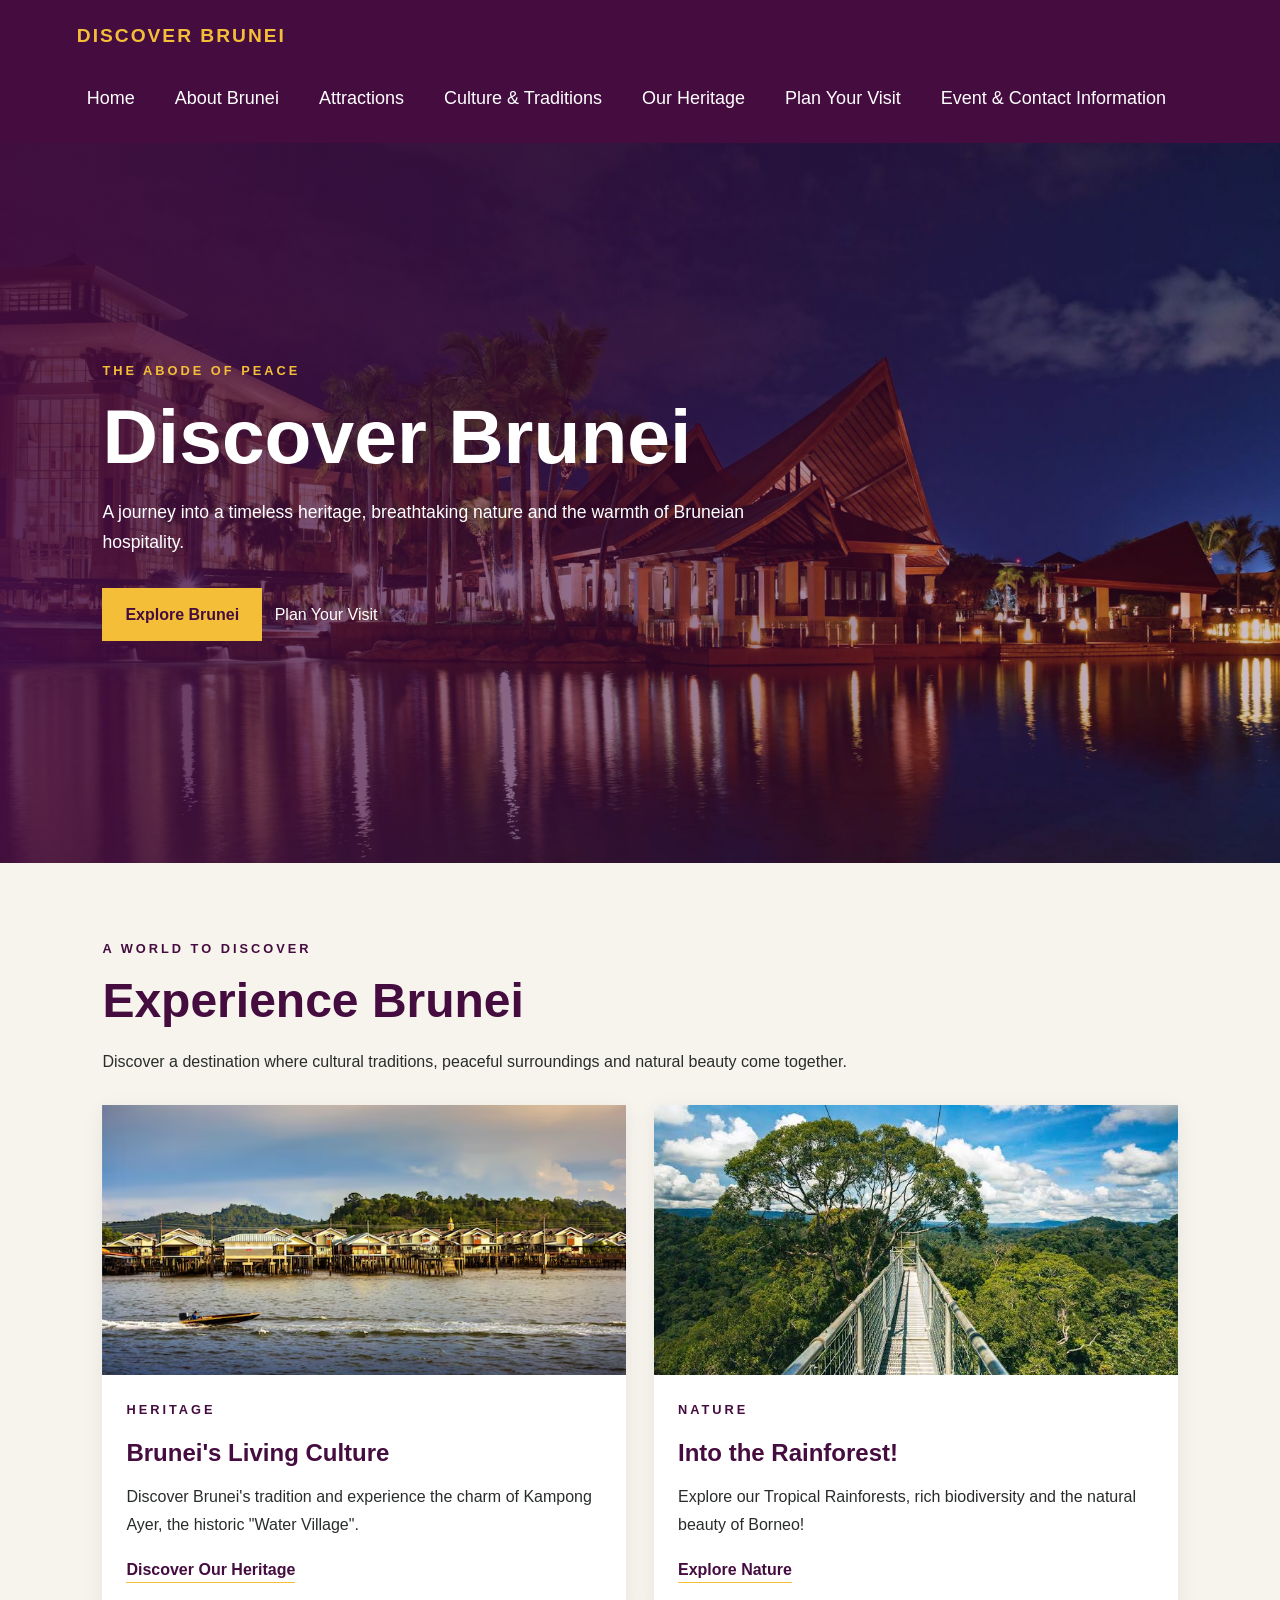
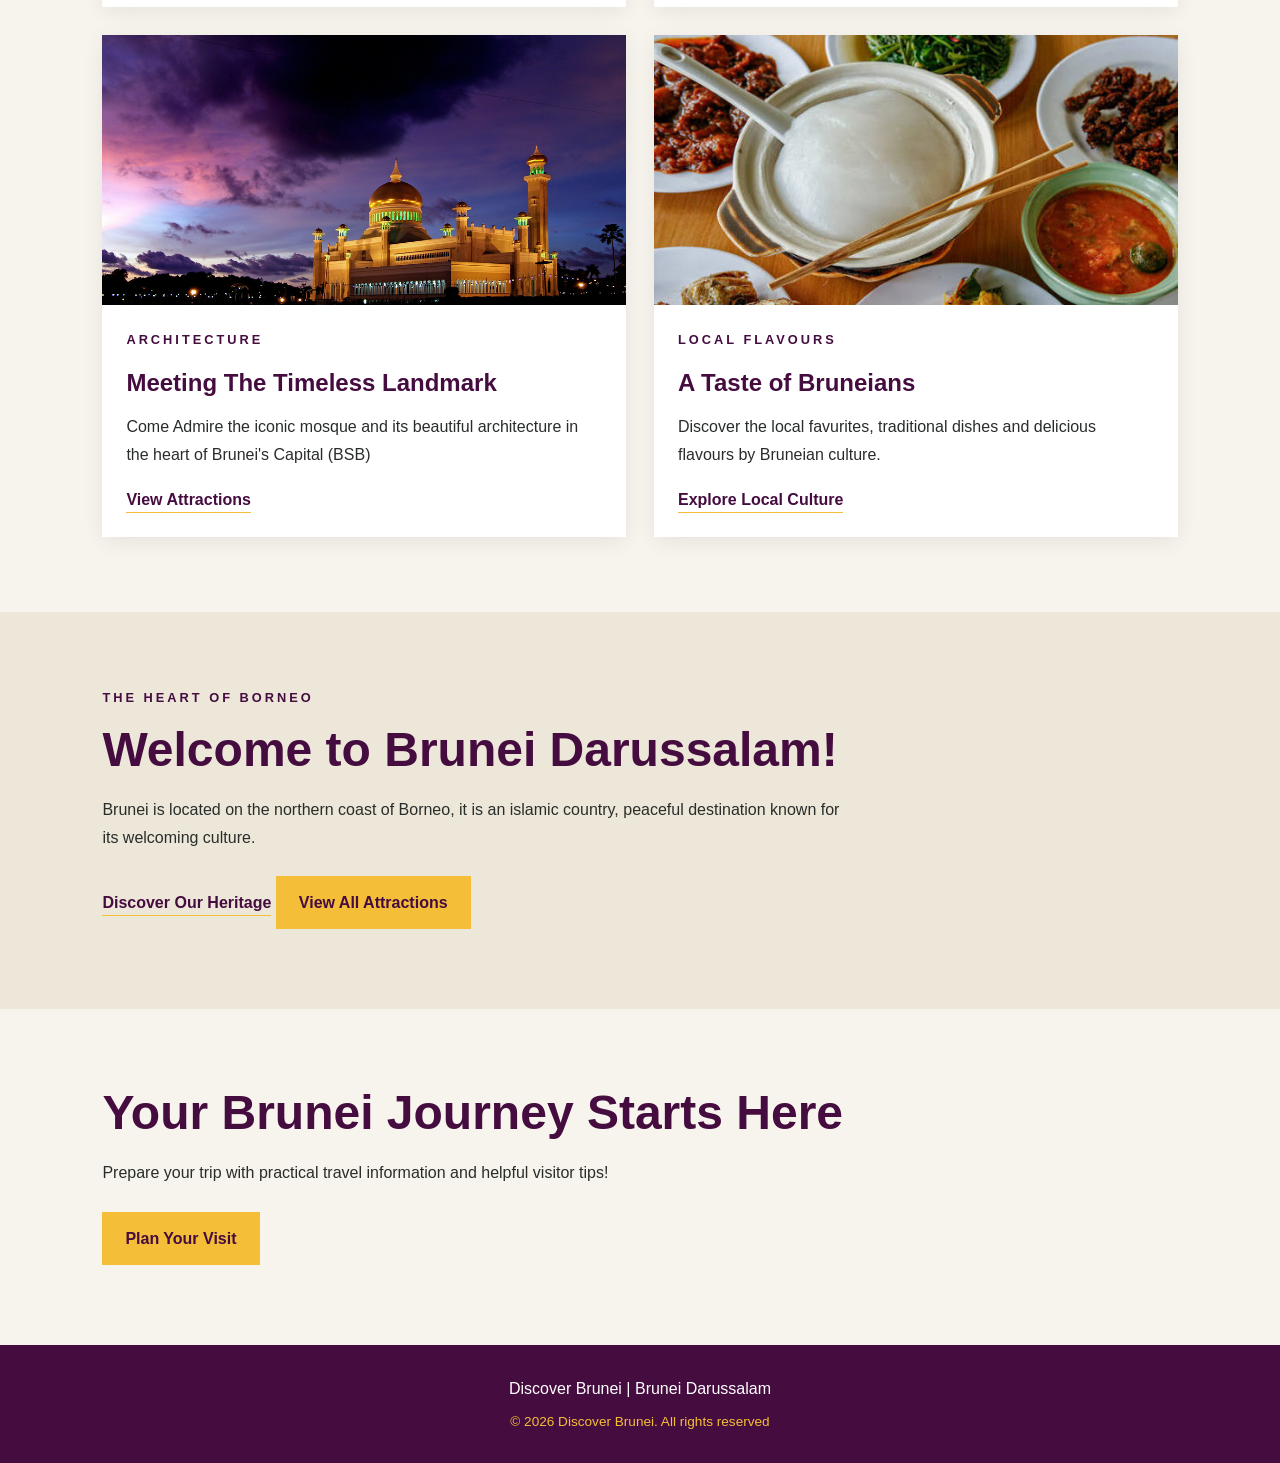
<file: index.html>
<!DOCTYPE html>
<html lang="en">
<head>
  <meta charset="UTF-8">
  <!--Makes the website responsive on phones, laptops and tablets-->
  <meta name="viewport" content="width=device-width, initial-scale=1.0">
  <!--This sets the title displayed on the web browser-->
  <title>Discover Brunei | Home </title>
  <!--An external link that Links to style.css-->
  <link rel="stylesheet" href="style.css">
</head>
<body>
<a href="#main-content" class="skip-link">Skip to main content</a>
<!--Website header and Navigation Bar-->
  <header>
    <a href="index.html" class="logo">DISCOVER BRUNEI</a>
    <!--Hamburger menu wrapbox-->
      <input type="checkbox" id="menu-checkbox">
      <label for="menu-checkbox" class="menu-toggle">≣</label>
    
    <!--Navigation links to other website pages-->
    <!--source: W3Schools - Html Navigation-->
  <nav>
    <a href="index.html">Home</a>
    <a href="discover.html">About Brunei</a>
    <a href="attractions.html">Attractions</a>
    <a href="culture.html">Culture & Traditions</a>
    <a href="heritage.html">Our Heritage</a>
    <a href="visit.html">Plan Your Visit</a>
    <a href="contact.html">Event & Contact Information</a>
  </nav>
  </header>
<!--The main website content-->
 <!--The main element contains the primary content of the homepage-->
  <main id="main-content"> 
<!-- 1.Hero banner-->
<section id="home" class="hero">
  <!--Contains the main heading, description and nav buttons-->
  <div class="hero-content">
    <!--Small introductory text above the main heading-->
    <p class="eyebrow">THE ABODE OF PEACE</p>
    <!--Main heading-->
    <h1>Discover Brunei</h1>
    <!--Short description-->
    <p> A journey into a timeless heritage, breathtaking nature and the warmth of Bruneian hospitality.</p>
    <!--Button that redirect visitors to the attraction and visit page-->
    <!--Source: W3Schools Html Links-->
    <a href="attractions.html" class="btn">Explore Brunei</a>
    <a href="visit.html" class="btn-outline">Plan Your Visit</a>
  </div>
</section>
<!--2. Why Visit Brunei-->
<!--Displays the main experiences and attractions-->
<section id="highlights" class="section">
  <!--Introductory label for the featured highlights-->
  <p class="eyebrow">A WORLD TO DISCOVER</p>
  <h2>Experience Brunei</h2>
  <p>Discover a destination where cultural traditions, peaceful surroundings and natural beauty come together.</p>
  <!--Building for editorial cards to be displayed under here-->
  <!--Source: W3Schools Css Grid layout-->
<div class="card-grid">
  <!--Card 1: Culture-->
  <!--Source: MDN Web Docs Html Article element-->
  <article class="card">
    <img src="images/kampong-ayer.jpg" alt="Traditional Water Village (Kampong Ayer)">
    <div class="card-content">
      <p class="eyebrow">HERITAGE</p>
      <h3> Brunei's Living Culture</h3>
      <p>Discover Brunei's tradition and experience the charm of Kampong Ayer, the historic "Water Village".</p>
      <a href="discover.html" class="text-link">Discover Our Heritage </a>
    </div>
  </article>
<!--Card 2: Nature -->
<article class="card">
  <img src="images/ulu-temburong.jpg" alt="Lush Tropical rainforest in Ulu Temburong">
  <div class="card-content">
    <p class="eyebrow">NATURE</p>
    <h3>Into the Rainforest!</h3>
    <p>Explore our Tropical Rainforests, rich biodiversity and the natural beauty of Borneo!</p>
    <a href="attractions.html" class="text-link">Explore Nature</a>
  </div>
</article>

<!--Card 3: Architecture-->
<article class="card">
  <img src="images/mosque.jpg" alt="Omar Ali Saifuddien Mosque in Bandar Seri Begawan">
  <div class="card-content">
    <p class="eyebrow">ARCHITECTURE</p>
    <h3>Meeting The Timeless Landmark</h3>
    <p>Come Admire the iconic mosque and its beautiful architecture in the heart of Brunei's Capital (BSB)</p>
    <a href="attractions.html" class="text-link">View Attractions</a>
  </div>
</article>

<!--Card 4: Local Cuisine-->
<article class="card">
  <img src="images/brunei-cuisine.jpg" alt="Traditional Bruneian Food">
  <div class="card-content">
    <p class="eyebrow">LOCAL FLAVOURS</p>
    <h3>A Taste of Bruneians</h3>
    <p>Discover the local favurites, traditional dishes and delicious flavours by Bruneian culture.</p>
    <a href="discover.html" class="text-link">Explore Local Culture</a>
  </div>
</article>
</div>
</section>

<!--Introduction to Brunei goes under here-->
<section id="about" class="section">
  <p class="eyebrow">THE HEART OF BORNEO</p>
  <h2>Welcome to Brunei Darussalam!</h2>
  <p>Brunei is located on the northern coast of Borneo, it is an islamic country, peaceful destination known for its welcoming culture.</p>
  <a href="discover.html" class="text-link">Discover Our Heritage</a>


<!--Featuring the attractions below-->
<a href="attractions.html" class="btn">View All Attractions</a>
</section>

<!--Travel call to action-->
<section id="visit" class="section">
  <h2>Your Brunei Journey Starts Here</h2>
  <p>Prepare your trip with practical travel information and helpful visitor tips!</p>
  <a href="visit.html" class="btn">Plan Your Visit</a>
</section>
  </main>
<!--Website footer containing the website name and copyright information-->
  <footer>
    <p>Discover Brunei | Brunei Darussalam</p>
    <p>&copy; 2026 Discover Brunei. All rights reserved</p>
  </footer>
  <!--Back to top button for easier page navigation-->
  <button id="backToTop" class="back-to-top" aria-label="Back to Top">↑</button>
  <!--Connects the external JS file for interactive features.-->
  <script src="script.js"></script>
</body>
</html>
</file>
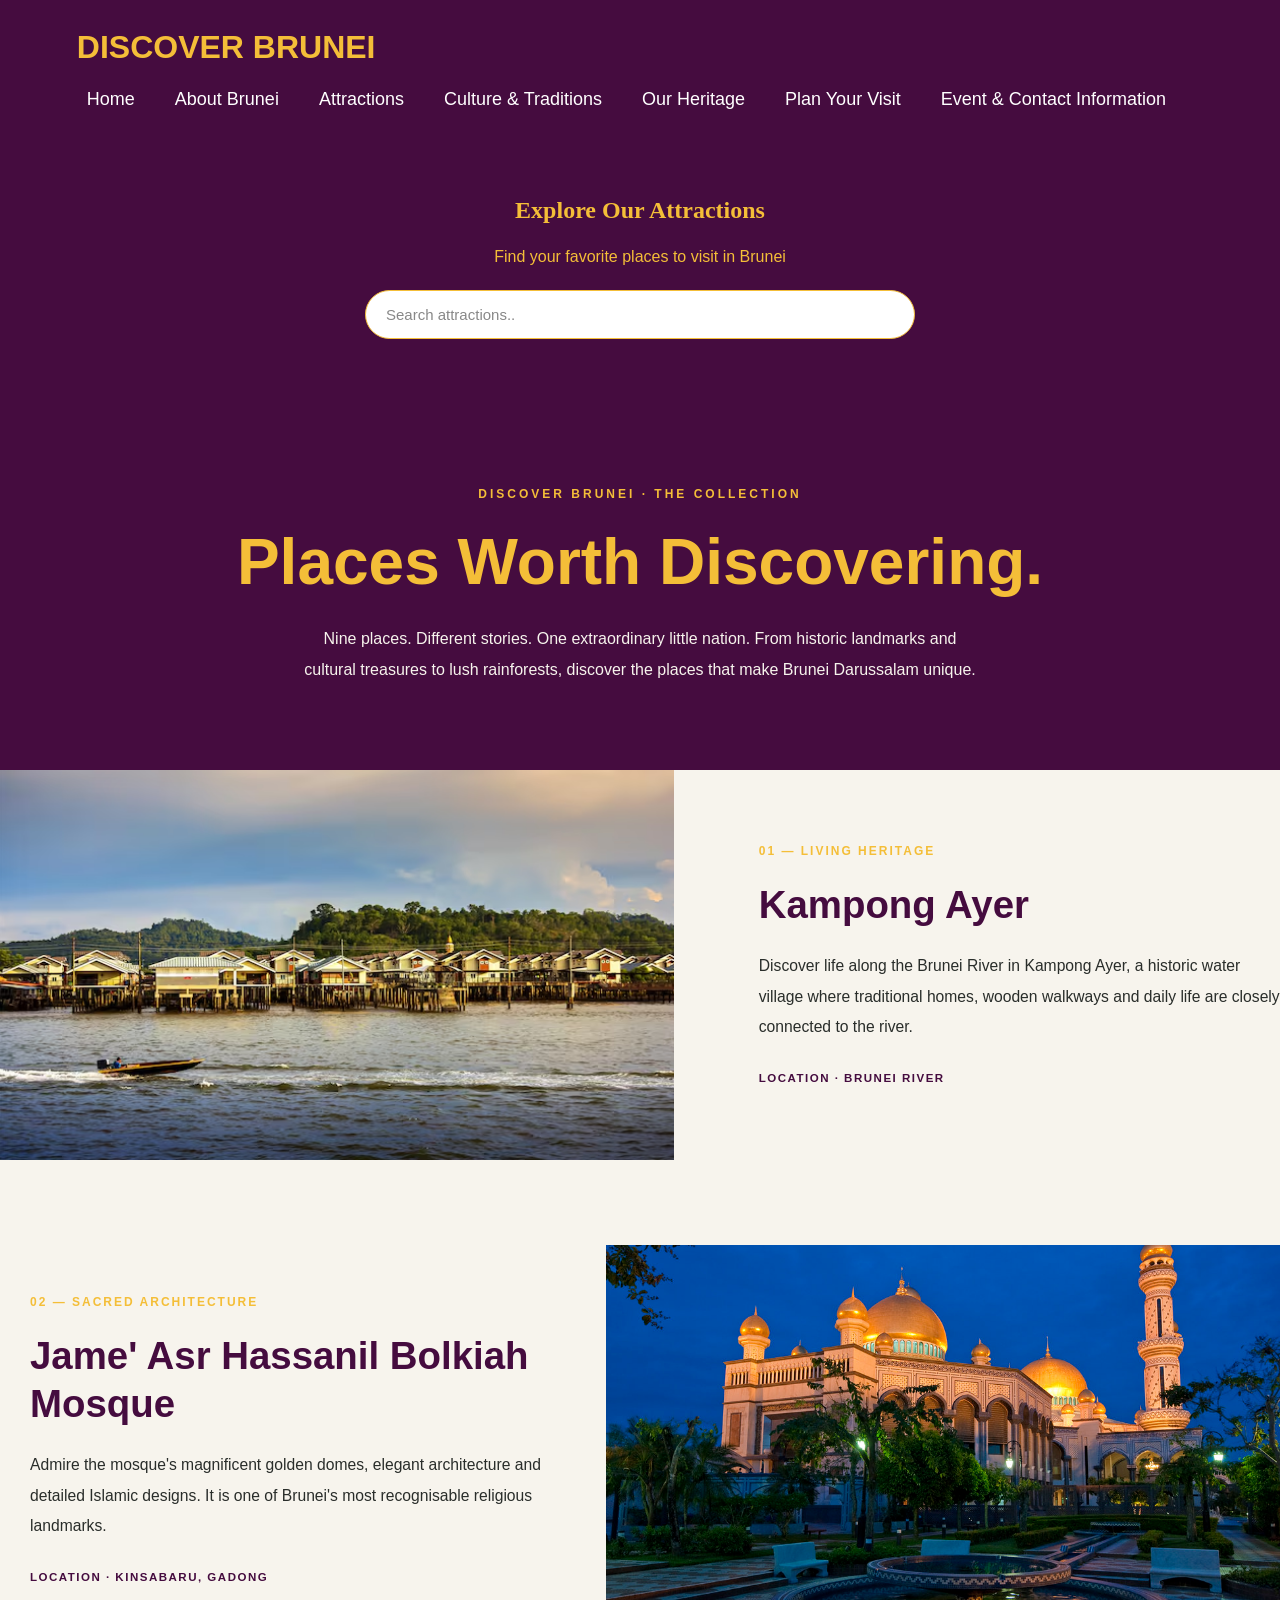
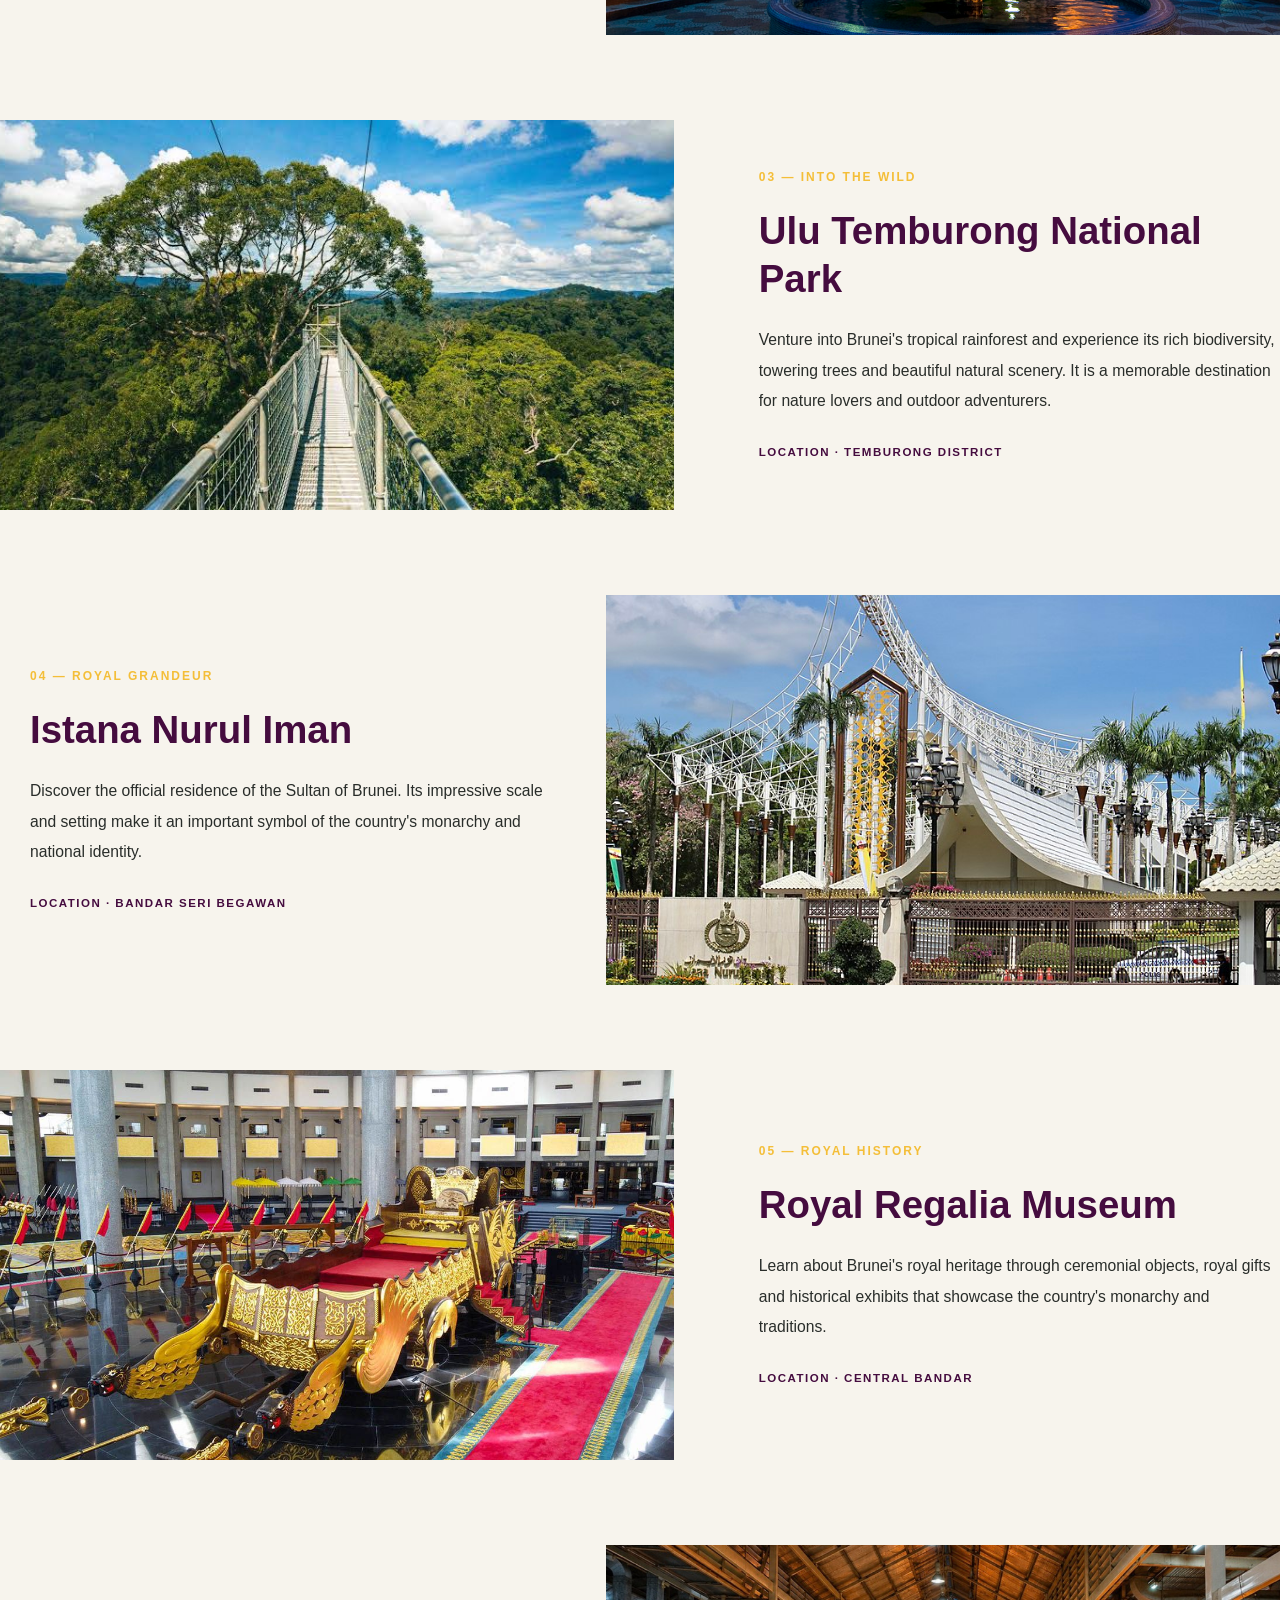
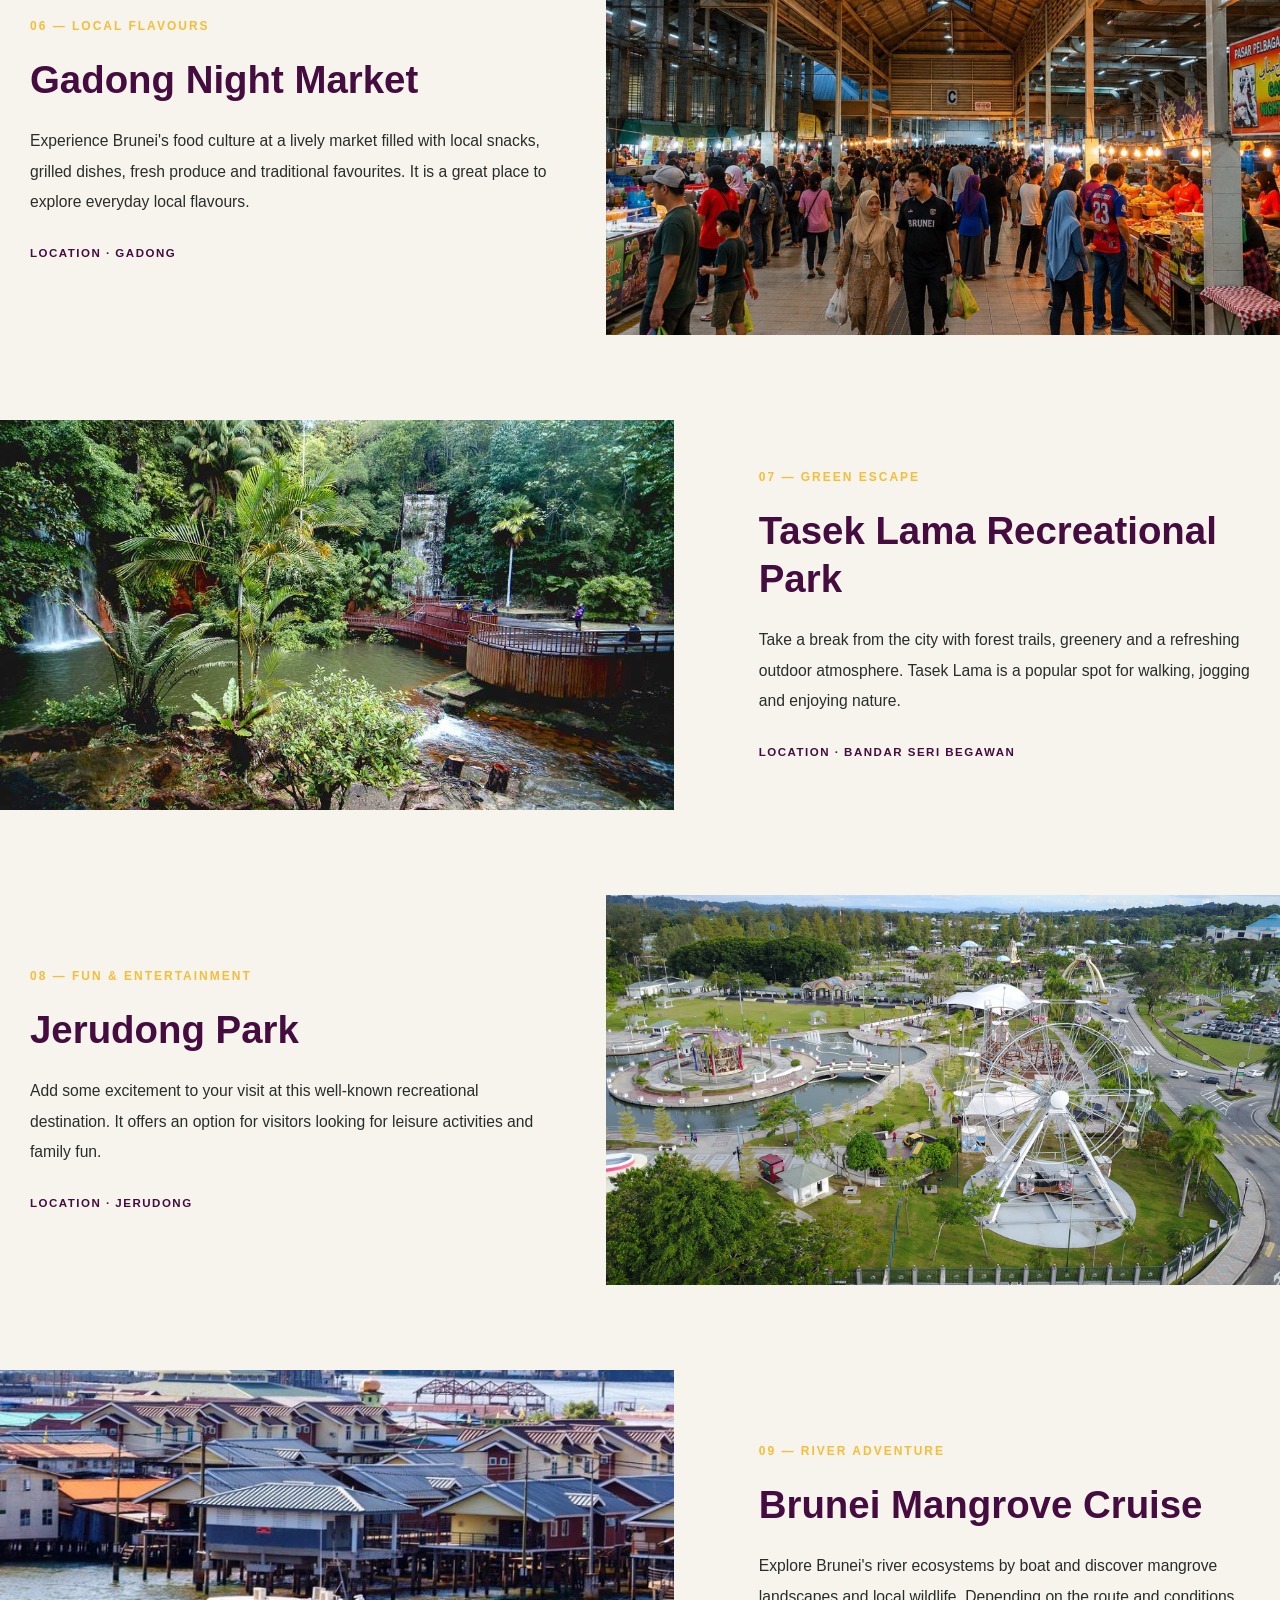
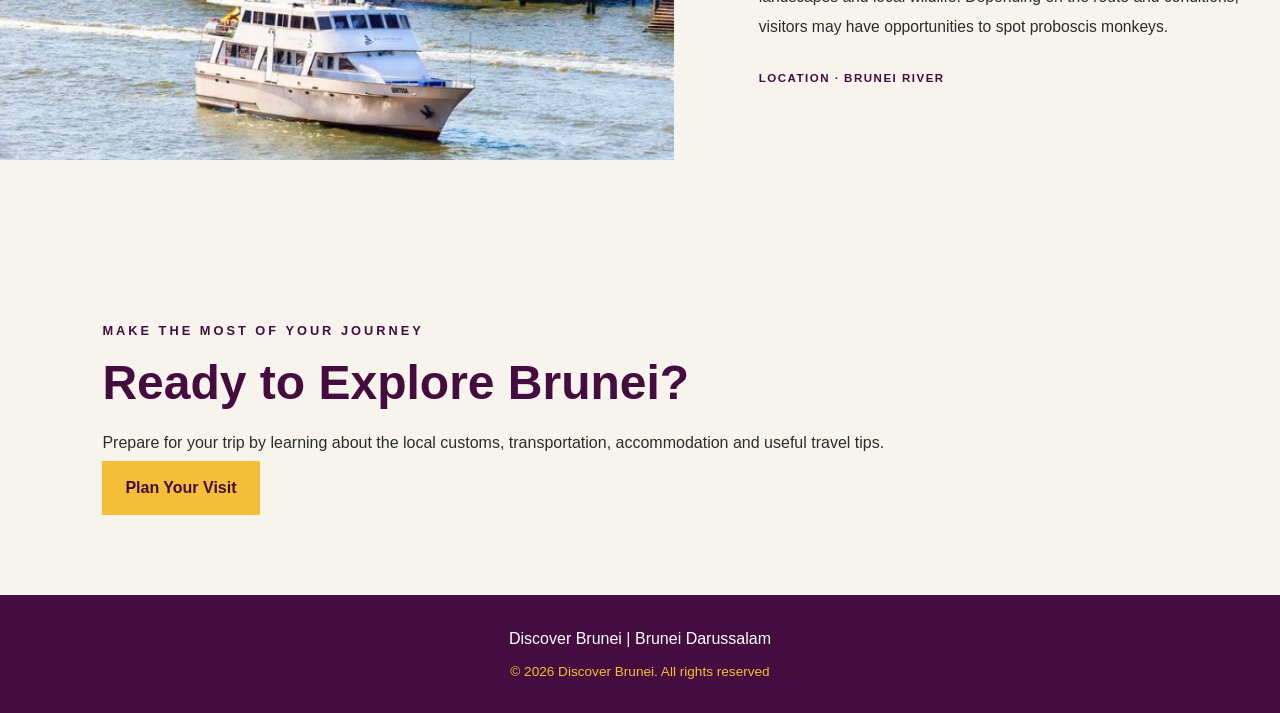
<file: attractions.html>
<!DOCTYPE html>
<html lang="en">
<head>
    <meta charset="UTF-8">
     <!--Makes the website responsive on phones, laptops and tablets-->
    <meta name="viewport" content="width=device-width, initial-scale=1.0">
    <meta name="description" content="Explore the famous attractions, cultural landmarks and natural beauty of Brunei darussalam.">
    <!--This sets the title displayed on the web browser-->
    <title>Attractions | Discover Brunei </title>
    <!--An external link that Links to style.css-->
    <link rel="stylesheet" href="style.css">
</head>
<body>
    <a href="#main-content" class="skip-link">Skip to main content</a>
    <!--Website header and Navigation Bar-->
    <header class="attractions-header">
        <div class="container">
            <h1>DISCOVER BRUNEI</h1>
            <!--Hamburger menu wrapbox-->
      <input type="checkbox" id="menu-checkbox">
      <label for="menu-checkbox" class="menu-toggle">≣</label>
      <!--Navigation links to other website pages-->
      <!--source: W3Schools - Html Navigation-->
    <nav>   
    <a href="index.html">Home</a>
    <a href="discover.html">About Brunei</a>
    <a href="attractions.html">Attractions</a>
    <a href="culture.html">Culture & Traditions</a>
    <a href="heritage.html">Our Heritage</a>
    <a href="visit.html">Plan Your Visit</a>
    <a href="contact.html">Event & Contact Information</a>
    </div>
    </nav>
</header>

<!--The main website content-->
 <!--The main element contains the primary content of the homepage-->
   <main id="main-content"class="attractions-page">
    <section class="attraction-search">
        <h2>Explore Our Attractions</h2>
        <p>Find your favorite places to visit in Brunei</p>
        <input type="text" id="attractionSearch" placeholder="Search attractions..">
    </section>
<!-- Page Introduction -->
 <section class="attractions-intro">
 <p class="attractions-eyebrow">DISCOVER BRUNEI · THE COLLECTION</p>
 <h1>Places Worth Discovering.</h1>
   <p class="attractions-intro-text">
    Nine places. Different stories. One extraordinary little nation. From historic landmarks and cultural treasures to lush rainforests,
    discover the places that make Brunei Darussalam unique.
    </p>
    </section>
    <!-- Attraction 01: Kampong Ayer -->
    <section class="attraction-feature">
    <div class="attraction-image">
    <img src="images/kampong-ayer.jpg"alt="Traditional houses standing above the water at Kampong Ayer">
</div>
   <div class="attraction-details">
    <p class="attraction-number">01 — LIVING HERITAGE</p>
    <h2>Kampong Ayer</h2>
    <p> Discover life along the Brunei River in Kampong Ayer, a historic water village where traditional homes,
    wooden walkways and daily life are closely connected to the river.
    </p>
     <p class="attraction-location">LOCATION · BRUNEI RIVER</p>
</div>
    </section>
    <!-- Attraction 02: Jame' Asr Mosque -->
    <section class="attraction-feature reverse">
    <div class="attraction-image">
     <img src="images/jame-asr.jpg" alt="Golden domes of Jame' Asr Hassanil Bolkiah Mosque">
</div>
    <div class="attraction-details">
     <p class="attraction-number">02 — SACRED ARCHITECTURE</p>
    <h2>Jame' Asr Hassanil Bolkiah Mosque</h2>
    <p> Admire the mosque's magnificent golden domes, elegant architecture and detailed Islamic designs.
    It is one of Brunei's most recognisable religious landmarks.
    </p>
    <p class="attraction-location">LOCATION · KINSABARU, GADONG</p>
 </div>
    </section>
    <!-- Attraction 03: Ulu Temburong -->
    <section class="attraction-feature">
    <div class="attraction-image">
    <img src="images/ulu-temburong.jpg" alt="Tropical rainforest in Ulu Temburong National Park">
 </div>
        <div class="attraction-details">
        <p class="attraction-number">03 — INTO THE WILD</p>
        <h2>Ulu Temburong National Park</h2>
        <p> Venture into Brunei's tropical rainforest and experience its rich biodiversity, towering trees and beautiful
         natural scenery. It is a memorable destination for nature lovers and outdoor adventurers.
        </p>
       <p class="attraction-location">LOCATION · TEMBURONG DISTRICT</p>
</div>
    </section>
    <!-- Attraction 04: Istana Nurul Iman -->
    <section class="attraction-feature reverse">
    <div class="attraction-image">
    <img src="images/istana.jpg" alt="Istana Nurul Iman overlooking the surrounding landscape">
</div>
    <div class="attraction-details">
    <p class="attraction-number">04 — ROYAL GRANDEUR</p>
    <h2>Istana Nurul Iman</h2>
     <p> Discover the official residence of the Sultan of Brunei. Its impressive scale and setting make it an important
         symbol of the country's monarchy and national identity.
    </p>
    <p class="attraction-location">LOCATION · BANDAR SERI BEGAWAN</p>
</div>
    </section>
    <!-- Attraction 05: Royal Regalia -->
    <section class="attraction-feature">
    <div class="attraction-image">
    <img src="images/regalia.jpg" alt="Royal Regalia Museum in Bandar Seri Begawan">
</div>
        <div class="attraction-details">
        <p class="attraction-number">05 — ROYAL HISTORY</p>
        <h2>Royal Regalia Museum</h2>
        <p> Learn about Brunei's royal heritage through ceremonial objects, royal gifts and historical exhibits that
            showcase the country's monarchy and traditions.
            </p>
        <p class="attraction-location">LOCATION · CENTRAL BANDAR</p>
</div>
    </section>
    <!-- Attraction 06: Gadong Night Market -->
    <section class="attraction-feature reverse">
    <div class="attraction-image">
    <img src="images/gadong.jpg" alt="Local food stalls at Gadong Night Market">
</div>
       <div class="attraction-details">
        <p class="attraction-number">06 — LOCAL FLAVOURS</p>
        <h2>Gadong Night Market</h2>
        <p> Experience Brunei's food culture at a lively market filled with local snacks, grilled dishes, fresh produce
            and traditional favourites. It is a great place to explore everyday local flavours.
         </p>
        <p class="attraction-location">LOCATION · GADONG</p>
</div>
    </section>
    <!-- Attraction 07: Tasek Lama -->
    <section class="attraction-feature">
    <div class="attraction-image">
    <img src="images/tasek-lama.jpg" alt="Green forest trails at Tasek Lama Recreational Park">
</div>
        <div class="attraction-details">
        <p class="attraction-number">07 — GREEN ESCAPE</p>
        <h2>Tasek Lama Recreational Park</h2>
        <p> Take a break from the city with forest trails, greenery and a refreshing outdoor atmosphere. Tasek Lama is a
            popular spot for walking, jogging and enjoying nature.
            </p>
        <p class="attraction-location">LOCATION · BANDAR SERI BEGAWAN</p>
</div>
    </section>
    <!-- Attraction 08: Jerudong Park -->
    <section class="attraction-feature reverse">
    <div class="attraction-image">
    <img src="images/jerudong.jpg" alt="Attractions and entertainment at Jerudong Park">
</div>
        <div class="attraction-details">
        <p class="attraction-number">08 — FUN & ENTERTAINMENT</p>
        <h2>Jerudong Park</h2>
        <p> Add some excitement to your visit at this well-known recreational destination. It offers an option for
            visitors looking for leisure activities and family fun.
            </p>
        <p class="attraction-location">LOCATION · JERUDONG</p>
</div>
    </section>
    <!-- Attraction 09: Mangrove Cruise -->
    <section class="attraction-feature">
    <div class="attraction-image">
     <img src="images/mangrove.jpg" alt="Mangrove forest along a river in Brunei">
 </div>
        <div class="attraction-details">
         <p class="attraction-number">09 — RIVER ADVENTURE</p>
        <h2>Brunei Mangrove Cruise</h2>
        <p> Explore Brunei's river ecosystems by boat and discover mangrove landscapes and local wildlife. Depending on
        the route and conditions, visitors may have opportunities to spot proboscis monkeys.
         </p>
        <p class="attraction-location">LOCATION · BRUNEI RIVER</p>
</div>
    </section>
       <!--Call to Action-->
       <section class="section">
        <div class="container">
            <p class="eyebrow">MAKE THE MOST OF YOUR JOURNEY</p>
            <h2>Ready to Explore Brunei?</h2>
            <p>Prepare for your trip by learning about the local customs, transportation, accommodation and useful travel tips.</p>
            <a href="visit.html" class="btn">Plan Your Visit</a>
        </div>
       </section>
    </main>  
    <!--Website footer containing the website name and copyright information-->
    <footer>
     <p>Discover Brunei | Brunei Darussalam</p>
    <p>&copy; 2026 Discover Brunei. All rights reserved</p>
    </footer>
    <!--Back to top button for easier page navigation-->
    <button id="backToTop" class="back-to-top" aria-label="Back to Top">↑</button>
    <!--Connects the external JS file for interactive features.-->
    <script src="script.js"></script>
</body>
</html>
</file>
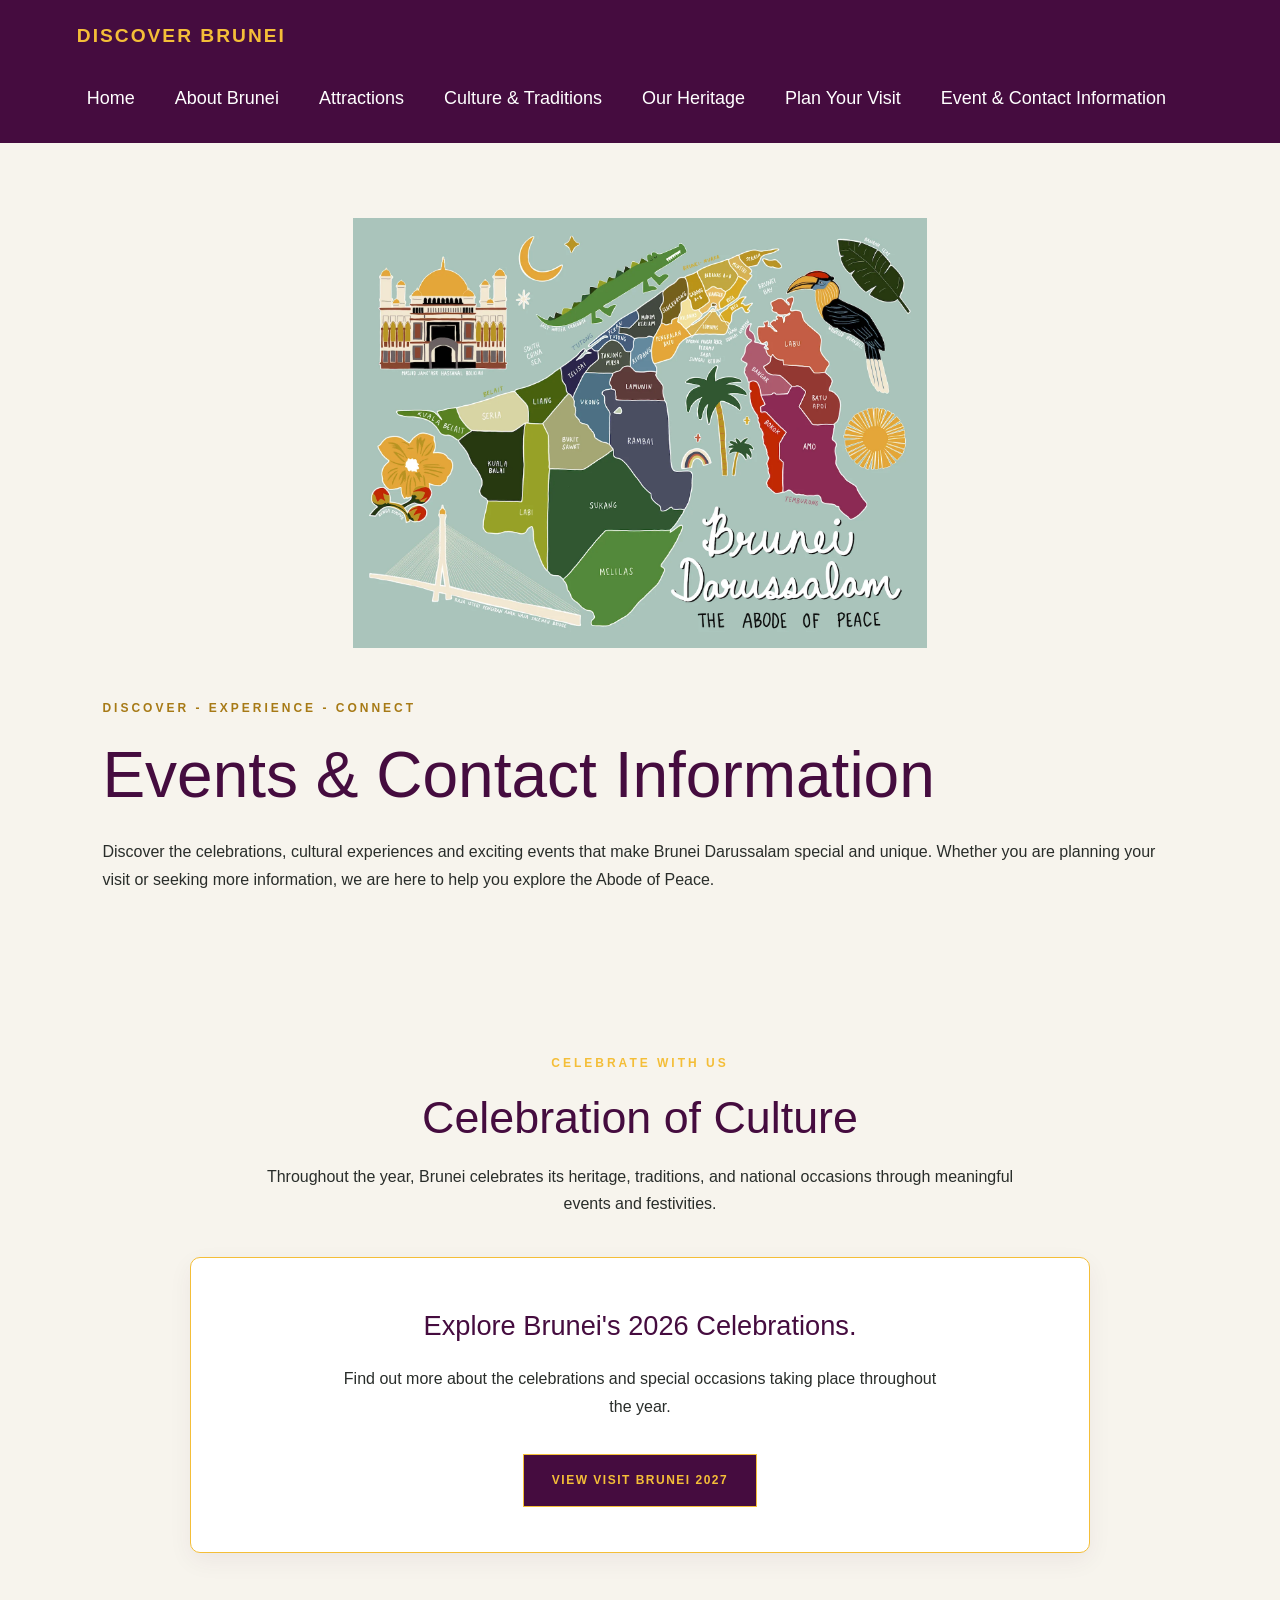
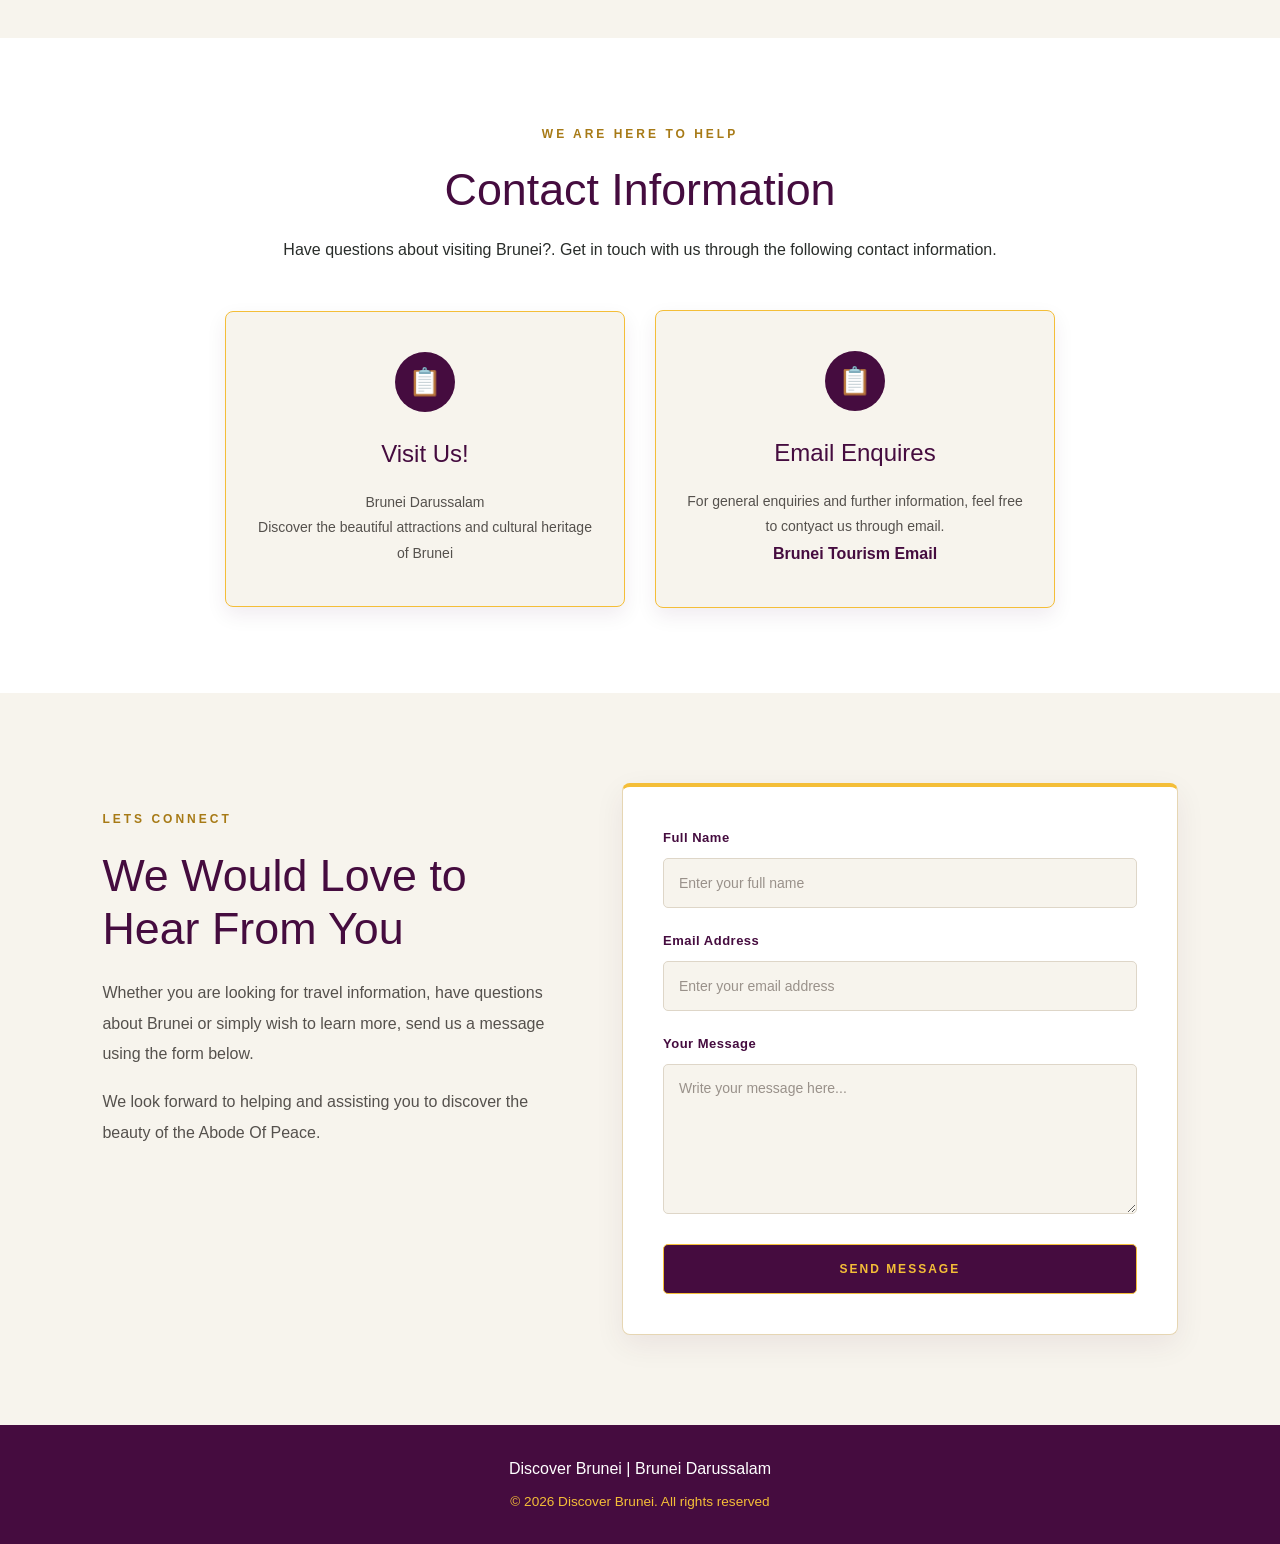
<file: contact.html>
<!DOCTYPE html>
<html lang="en">
<head>
    <meta charset="UTF-8">
     <!--Makes the website responsive on phones, laptops and tablets-->
    <meta name="viewport" content="width=device-width, initial-scale=1.0">
    <!--This sets the title displayed on the web browser-->
    <title> Events & Contact | Discover Brunei</title>
      <!--An external link that Links to style.css-->
    <link rel="stylesheet" href="style.css">
</head>
<body>
    <a href="#main-content" class="skip-link">Skip to main content</a>
    <!--Website header and Navigation Bar-->
    <header>
    <a href="contact.html" class="logo">DISCOVER BRUNEI</a>
    <!--Hamburger menu wrapbox-->
      <input type="checkbox" id="menu-checkbox">
      <label for="menu-checkbox" class="menu-toggle">≣</label>
       <!--Navigation links to other website pages-->
        <!--source: W3Schools - Html Navigation-->
  <nav>
    <a href="index.html">Home</a>
    <a href="discover.html">About Brunei</a>
    <a href="attractions.html">Attractions</a>
    <a href="culture.html">Culture & Traditions</a>
    <a href="heritage.html">Our Heritage</a>
    <a href="visit.html">Plan Your Visit</a>
    <a href="contact.html">Event & Contact Information</a>
  </nav>
    </header>
    <!--The main website content-->
    <!--The main element contains the primary content of the homepage-->
    <main id="main-content">
    <!--Hero section-->
    <section class="contact-hero">
      <div class="contact-hero-image">
        <img src="images/contact-intro.jpg" alt="Illustrated Map of Brunei Darussalam">
      </div>
      <div class="contact-hero-content">
        <p class="contact-eyebrow">DISCOVER - EXPERIENCE - CONNECT</p>
        <h1>Events & Contact Information</h1>
        <p class="contact-hero-descriptions">
          Discover the celebrations, cultural experiences and 
          exciting events that make Brunei Darussalam special and unique.
          Whether you are planning your visit or seeking more information,
          we are here to help you explore the Abode of Peace.
        </p>
        <a href="#contact-information" class="COntact-button">
        </a>
      </div>
    </section>
        <!--Festivals and Celebrations-->
        <section class="festival-section">
            <div class="contact-section-heading">
                <p class="contact-eyebrow">CELEBRATE WITH US</p>
                <h2>Celebration of Culture</h2>
                <p>Throughout the year, Brunei celebrates its heritage, traditions, and national occasions through meaningful events
                and festivities.</p>
            </div>
            <!--2026 Celebration Links-->
            <div class="calendar-link">
                <h3>Explore Brunei's 2026 Celebrations.</h3>
                <p>Find out more about the celebrations and special occasions taking place
                throughout the year.</p>
                <a href="https://www.bruneitourism.com/wp-content/uploads/2026/10/Visit-Brunei-2027-Calendar-of-Events.pdf" target="_blank"
                    rel="noopener noreferrer">VIEW VISIT BRUNEI 2027</a>
            </div>
        </section>
        <!--Contact Information-->
        <section class="contact-information-section" id="contact-infoprmation">
            <div class="information-heading">
                <p class="contact-eyebrow">WE ARE HERE TO HELP</p>
                <h2>Contact Information</h2>
                <p>Have questions about visiting Brunei?.
                Get in touch with us through the following contact information.</p>
            </div>
            <div class="information-container">
                <div class="information-box">
                    <div class="information-icon">📋</div>
                    <h3>Visit Us!</h3>
                    <p>Brunei Darussalam</p>
                    <p>Discover the beautiful attractions and cultural heritage of Brunei</p>
                </div>
                <div class="information-box">
                    <div class="information-icon">📋</div>
                    <h3>Email Enquires</h3>
                    <p>For general enquiries and further information, feel free to contyact us
                    through email.</p>
                    <a href="mailto.info@tourism.gov.bn">Brunei Tourism Email</a>
                </div>
        </div>
        </section>
        <!--Get in touch/contact form-->
        <section class="get-in-touch-section">
           <div class="form-introduction">
               <p class="contact-eyebrow">LETS CONNECT</p>
               <h2>We Would Love to Hear From You</h2>
               <p>Whether you are looking for travel information, have questions about Brunei or simply
               wish to learn more, send us a message using the form below.</p>
               <p>We look forward to helping and assisting you to discover the beauty of 
               the Abode Of Peace.</p>
           </div>
            <!--Contact Form-->
<div class="contact-form-container">
    <form action="#" method="post">
        <div class="form-group">
            <label for="fullname">Full Name</label>
            <input type="text" id="fullname" name="fullname" placeholder="Enter your full name" required>
        </div>
        <div class="form-group">
            <label for="email">Email Address</label>
            <input type="email" id="email" name="email" placeholder="Enter your email address" required>
        </div>
        <div class="form-group">
            <label for="message">Your Message</label>
            <textarea id="text" id="message" name="message" placeholder="Write your message here..." required></textarea>
        </div>
        <button type="submit" class="contact-submit-button">SEND MESSAGE</button>
    </form>
</div>
     </section>
    </main> 
    <!--Website footer containing the website name and copyright information-->
        <footer>
        <p>Discover Brunei | Brunei Darussalam</p>
        <p>&copy; 2026 Discover Brunei. All rights reserved</p>
    </footer>
    <!--Back to top button for easier page navigation-->
    <button id="backToTop" class="back-to-top" aria-label="Back to Top">↑</button>
    <!--Connects the external JS file for interactive features.-->
    <script src="script.js"></script>
  </main>
</body>
</html>
</file>
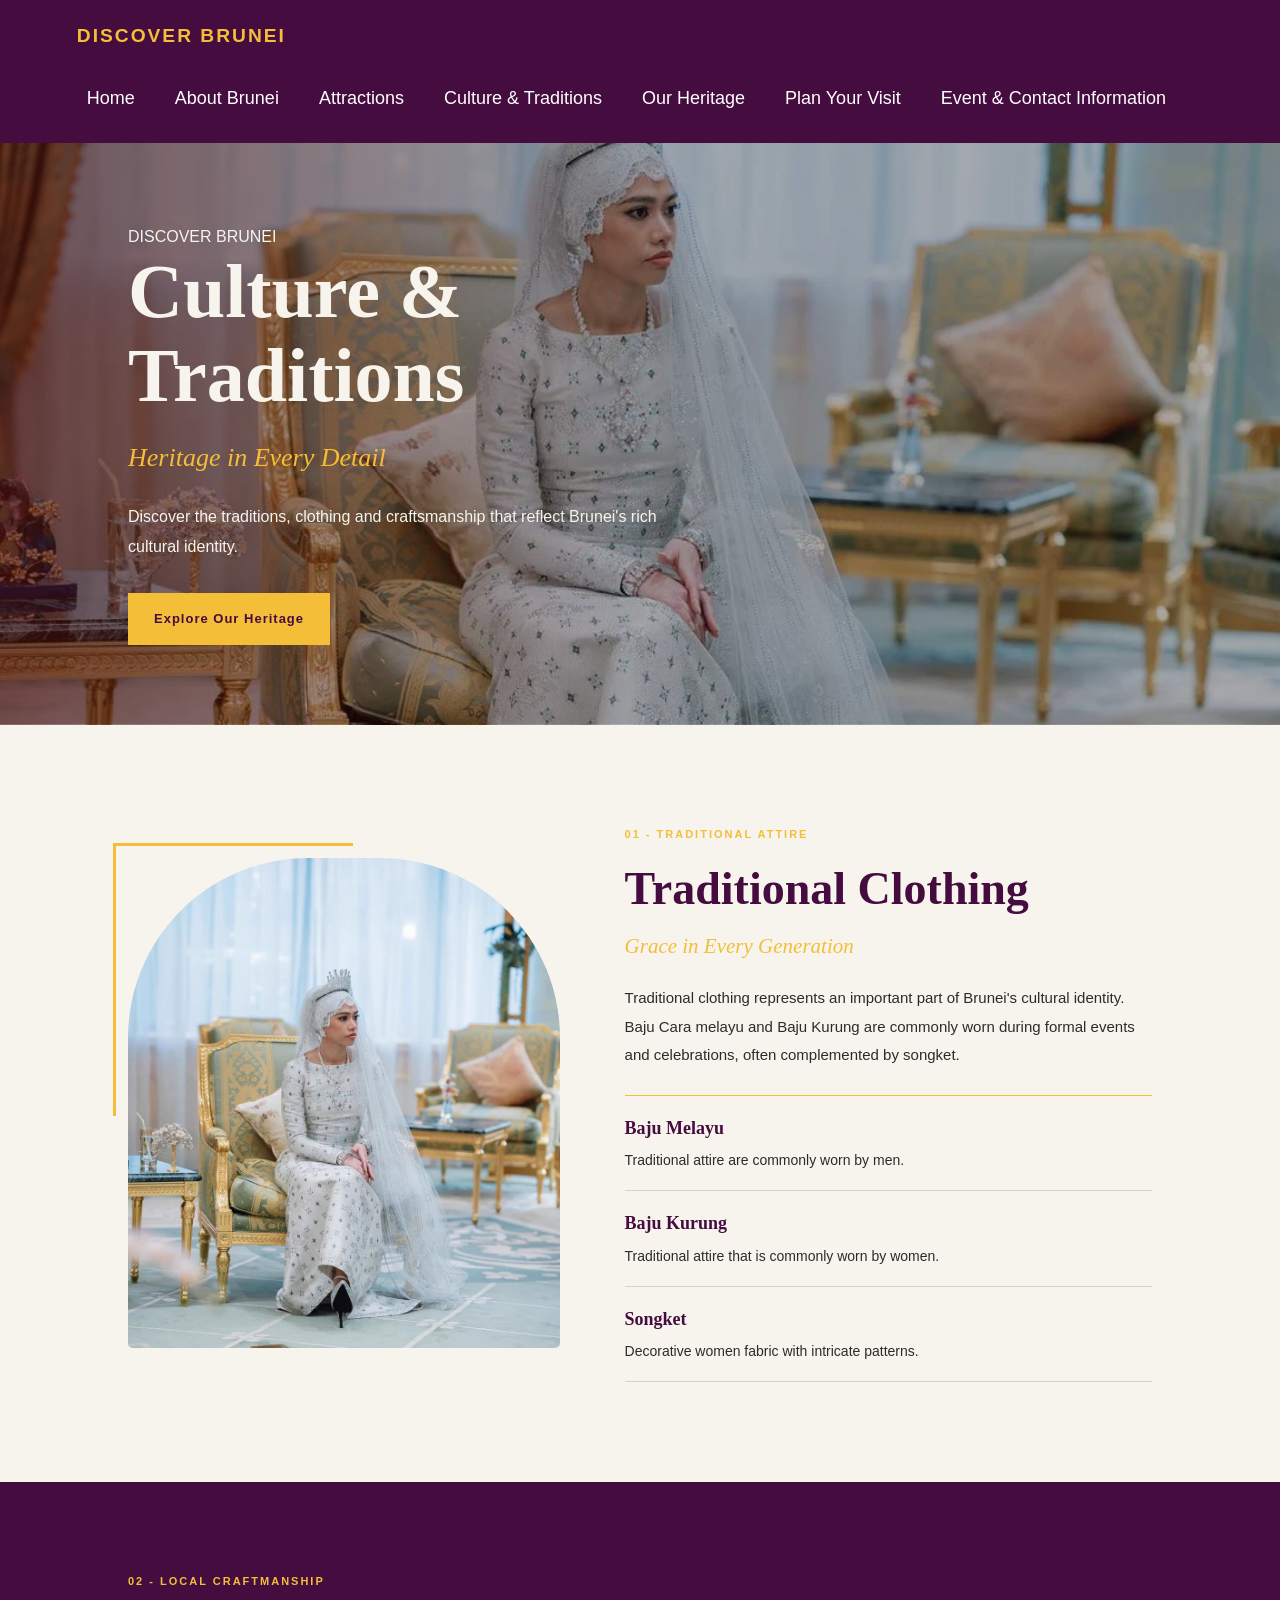
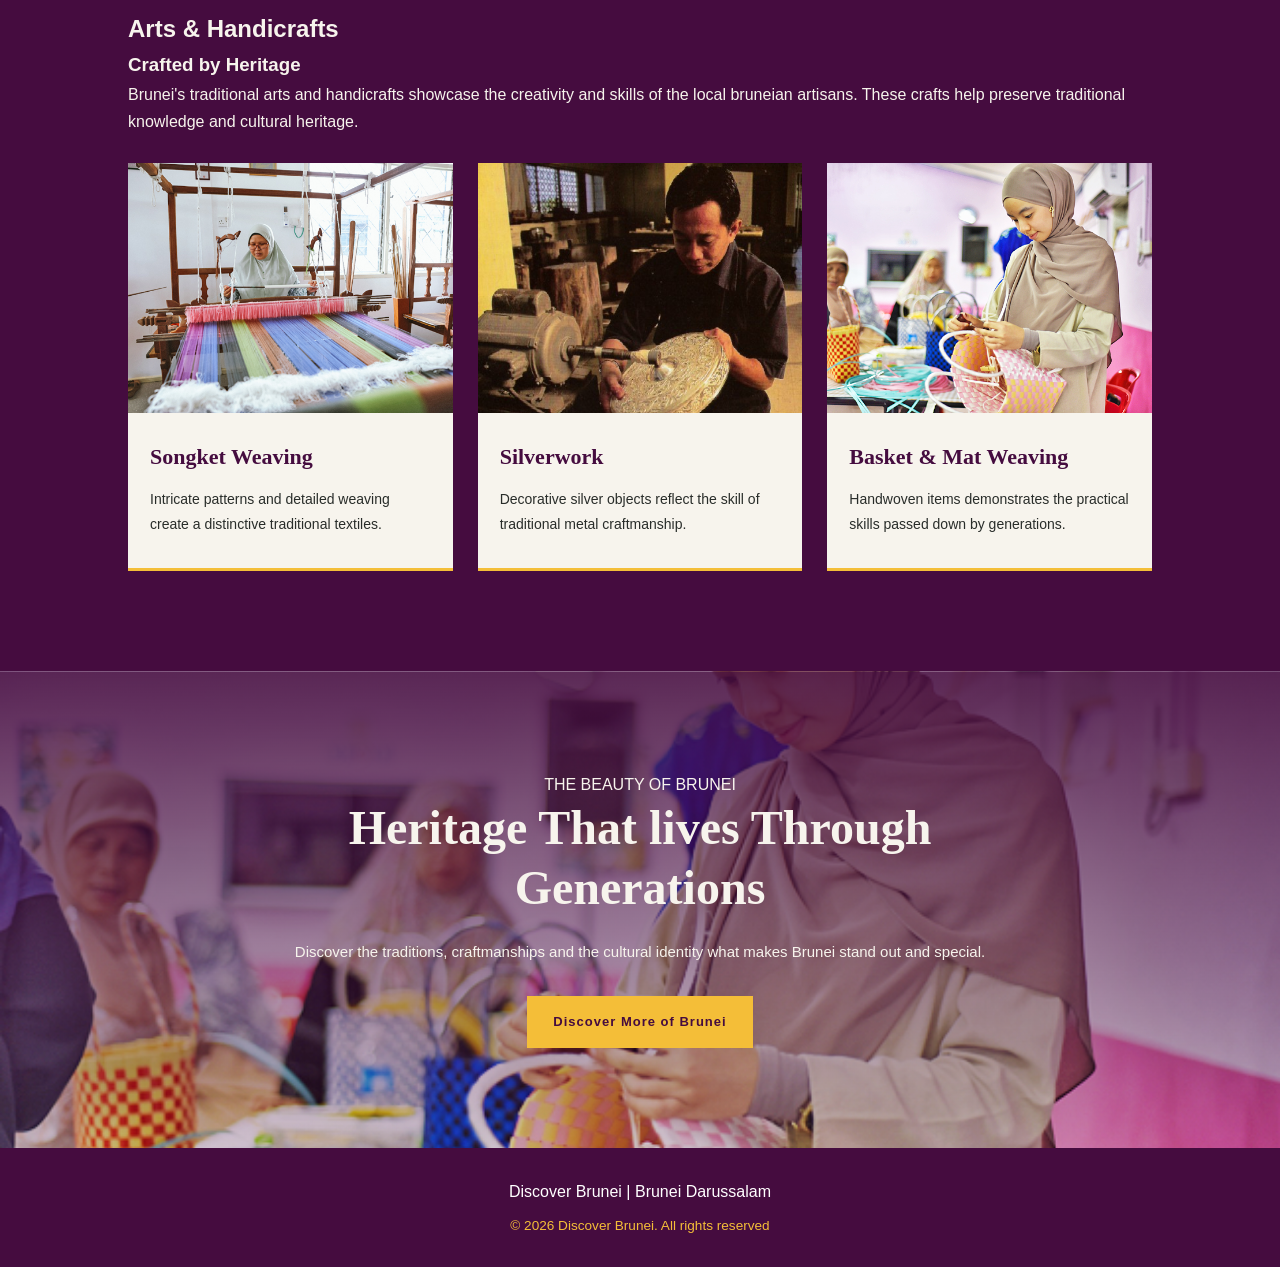
<file: culture.html>
<!DOCTYPE html>
<html lang="en">
<head>
    <meta charset="UTF-8">
    <!--Makes the website responsive on phones, laptops and tablets-->
    <meta name="viewport" content="width=device-width, initial-scale=1.0">
      <!--This sets the title displayed on the web browser-->
    <title>Culture & Traditions | Discover Brunei</title>
      <!--An external link that Links to style.css-->
    <link rel="stylesheet" href="style.css">
</head>
<body>
    <a href="#main-content" class="skip-link">Skip to main content</a>
  <!--Website header and Navigation Bar-->
    <header>
     <a href="culture.html" class="logo">DISCOVER BRUNEI</a>
     <!--Hamburger menu wrapbox-->
      <input type="checkbox" id="menu-checkbox">
      <label for="menu-checkbox" class="menu-toggle">≣</label>
       <!--Navigation links to other website pages-->
      <!--source: W3Schools - Html Navigation-->
  <nav>
    <a href="index.html">Home</a>
    <a href="discover.html">About Brunei</a>
    <a href="attractions.html">Attractions</a>
    <a href="culture.html">Culture & Traditions</a>
    <a href="heritage.html">Our Heritage</a>
    <a href="visit.html">Plan Your Visit</a>
    <a href="contact.html">Event & Contact Information</a>
  </nav>
    </header>
    <!--The main website content-->
    <!--The main element contains the primary content of the homepage-->
       <main id="main-content" class="culture-main">
        <!--Culture Hero Section-->
        <section class="culture-hero">
          <div class="culture-hero-content">
            <p class="culture-eyebrow">DISCOVER BRUNEI</p>
            <h1>Culture &amp; Traditions</h1>
            <h2>Heritage in Every Detail</h2>
            <p>Discover the traditions, clothing and craftsmanship that reflect
              Brunei's rich cultural identity.
            </p>
            <a href="#traditional-clothing" class="culture-button">Explore Our Heritage</a>
          </div>
        </section>
        <!--Traditional Clothing-->
        <section id="traditional-clothing" class="clothing-section">
          <div class="clothing-image">
            <img src="images/traditional-clothing.jpg" alt="Traditional Brunei Malay clothing">
          </div>
          <div class="clothing-content">
            <p class="section-number">01 - TRADITIONAL ATTIRE</p>
            <h2>Traditional Clothing</h2>
            <h3>Grace in Every Generation</h3>
            <p>Traditional clothing represents an important part
              of Brunei's cultural identity. Baju Cara melayu and Baju Kurung are commonly worn
              during formal events and celebrations, often complemented by songket.
            </p>
            <div class="clothing-details">
              <article class="clothing-item">
                <h4>Baju Melayu</h4>
                <p>Traditional attire are commonly worn by men.</p>

              </article>
              <article class="clothing-item">
                <h4>Baju Kurung</h4>
                <p>Traditional attire that is commonly worn by women.</p>
              </article>
         
              <article class="clothing-item">
                <h4>Songket</h4>
                <p>Decorative women fabric with intricate patterns.</p>
              </article>
            </div>
          </div>
        </section>

        <!--Arts and Handicrafts-->
       <section id="arts-handicrafts" class="craft-section">
        <div class="craft-info">
          <p class="section-number">02 - LOCAL CRAFTMANSHIP</p>
          <h2>Arts &amp; Handicrafts</h2>
          <h3>Crafted by Heritage</h3>
          <p>Brunei's traditional arts and handicrafts showcase the creativity and skills
            of the local bruneian artisans. These crafts help preserve traditional knowledge 
            and cultural heritage.
          </p>
          <br>
        </div>
        <div class="craft-grid">
          <article class="craft-card">
            <img src="images/songket-weaving.jpg" alt="Traditional songket weaving">
            <div class="craft-card-content">
              <h3>Songket Weaving</h3>
              <p>Intricate patterns and detailed weaving create a distinctive traditional textiles.</p>
            </div>
          </article>
          <article class="craft-card">
            <img src="images/silverwork.jpg" alt="Traditional Silver craftmanship">
            <div class="craft-card-content">
              <h3>Silverwork</h3>
              <p>Decorative silver objects reflect the skill of traditional metal craftmanship.</p>
            </div>
          </article>
          <article class="craft-card">
            <img src="images/basket-weaving.jpg" alt="Traditional woven basket">
            <div class="craft-card-content">
              <h3>Basket &amp; Mat Weaving</h3>
              <p>Handwoven items demonstrates the practical skills passed down by generations.</p>
            </div>
          </article>
        </div>
       </section>
<!--Closing Banner for culture-->
<section class="culture-closing">
  <div class="closing-content">
    <p class="culture-eyebrow">THE BEAUTY OF BRUNEI</p>
    <h2>Heritage That lives Through Generations</h2>
    <p>Discover the traditions, craftmanships and the cultural identity what makes
      Brunei stand out and special.
    </p>
    <a href="attractions.html" class="culture-button">Discover More of Brunei</a>
  </div>
</section>
    </main>

    <!--Website footer containing the website name and copyright information-->
    <footer>
        <p>Discover Brunei | Brunei Darussalam</p>
        <p>&copy; 2026 Discover Brunei. All rights reserved</p>
    </footer>
    <!--Back to top button for easier page navigation-->
    <button id="backToTop" class="back-to-top" aria-label="Back to Top">↑</button>
    <!--Connects the external JS file for interactive features.-->
    <script src="script.js"></script>
</body>
</html>
</file>
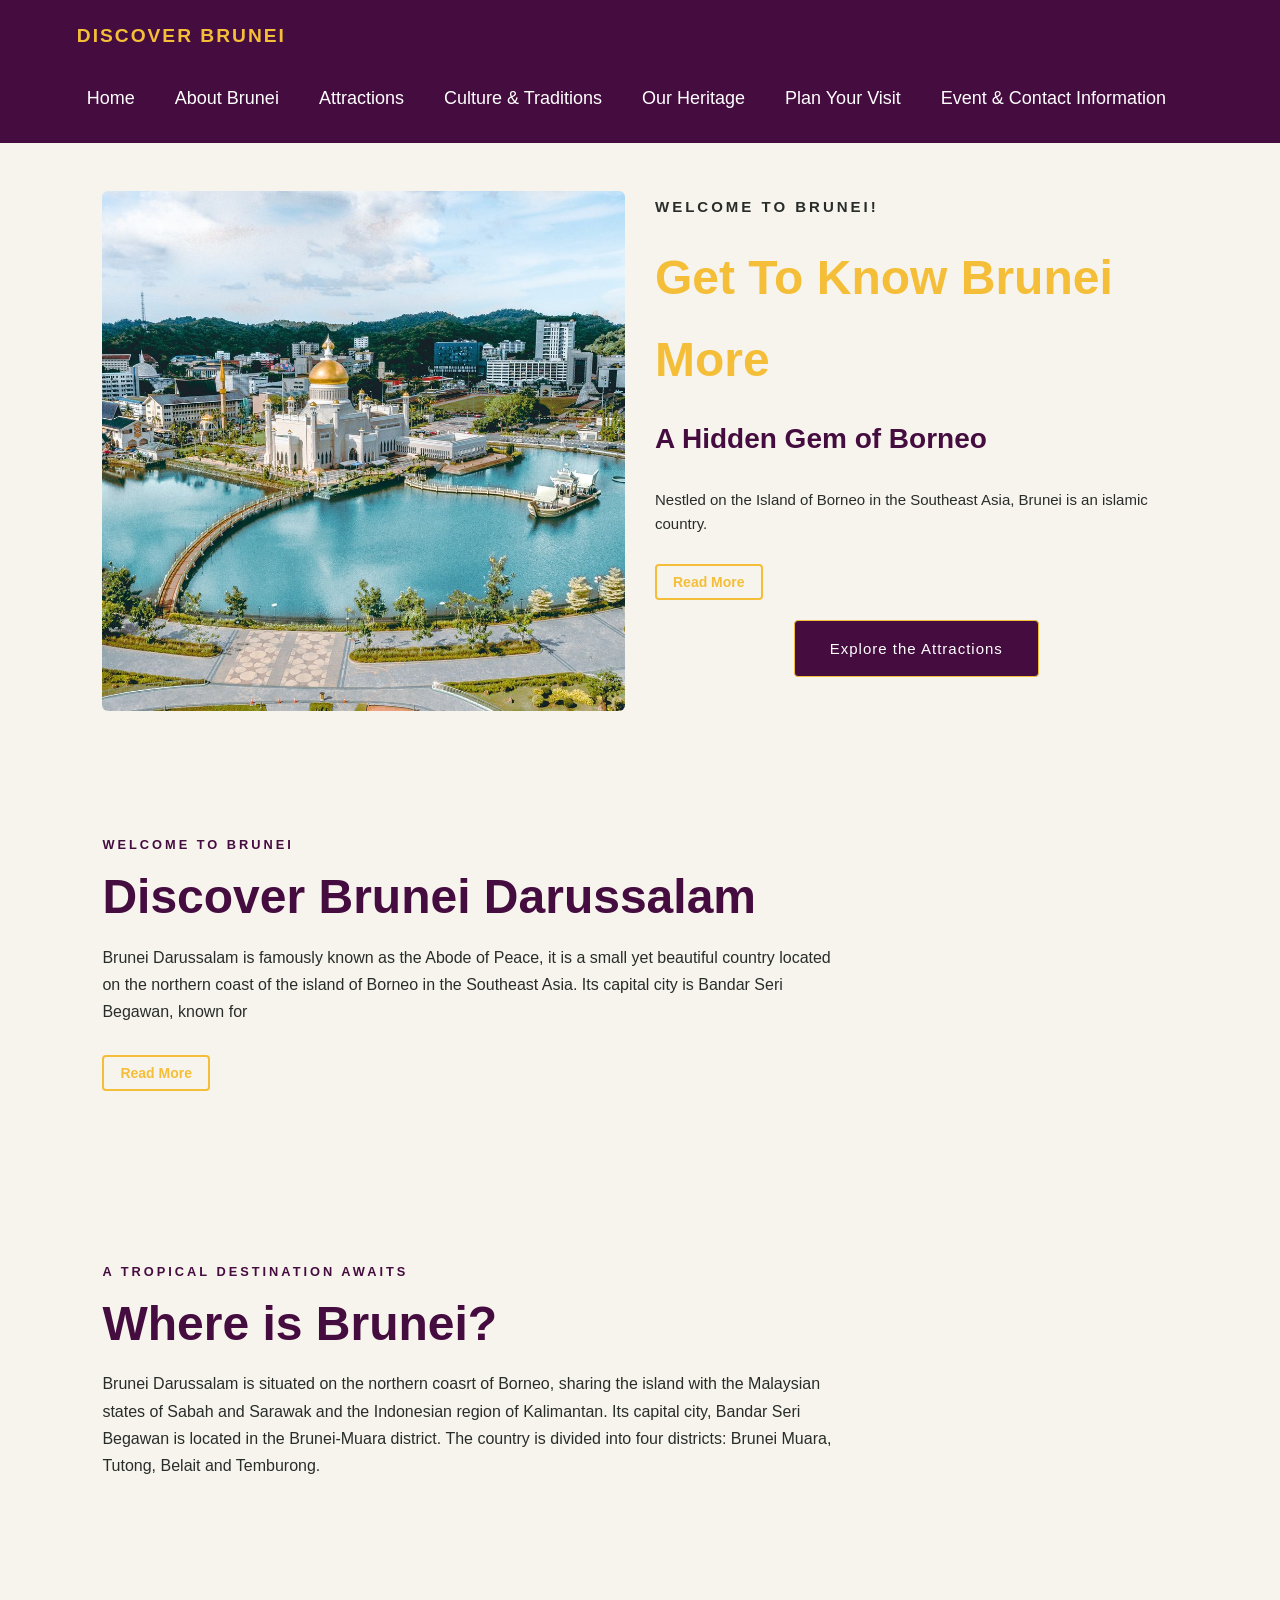
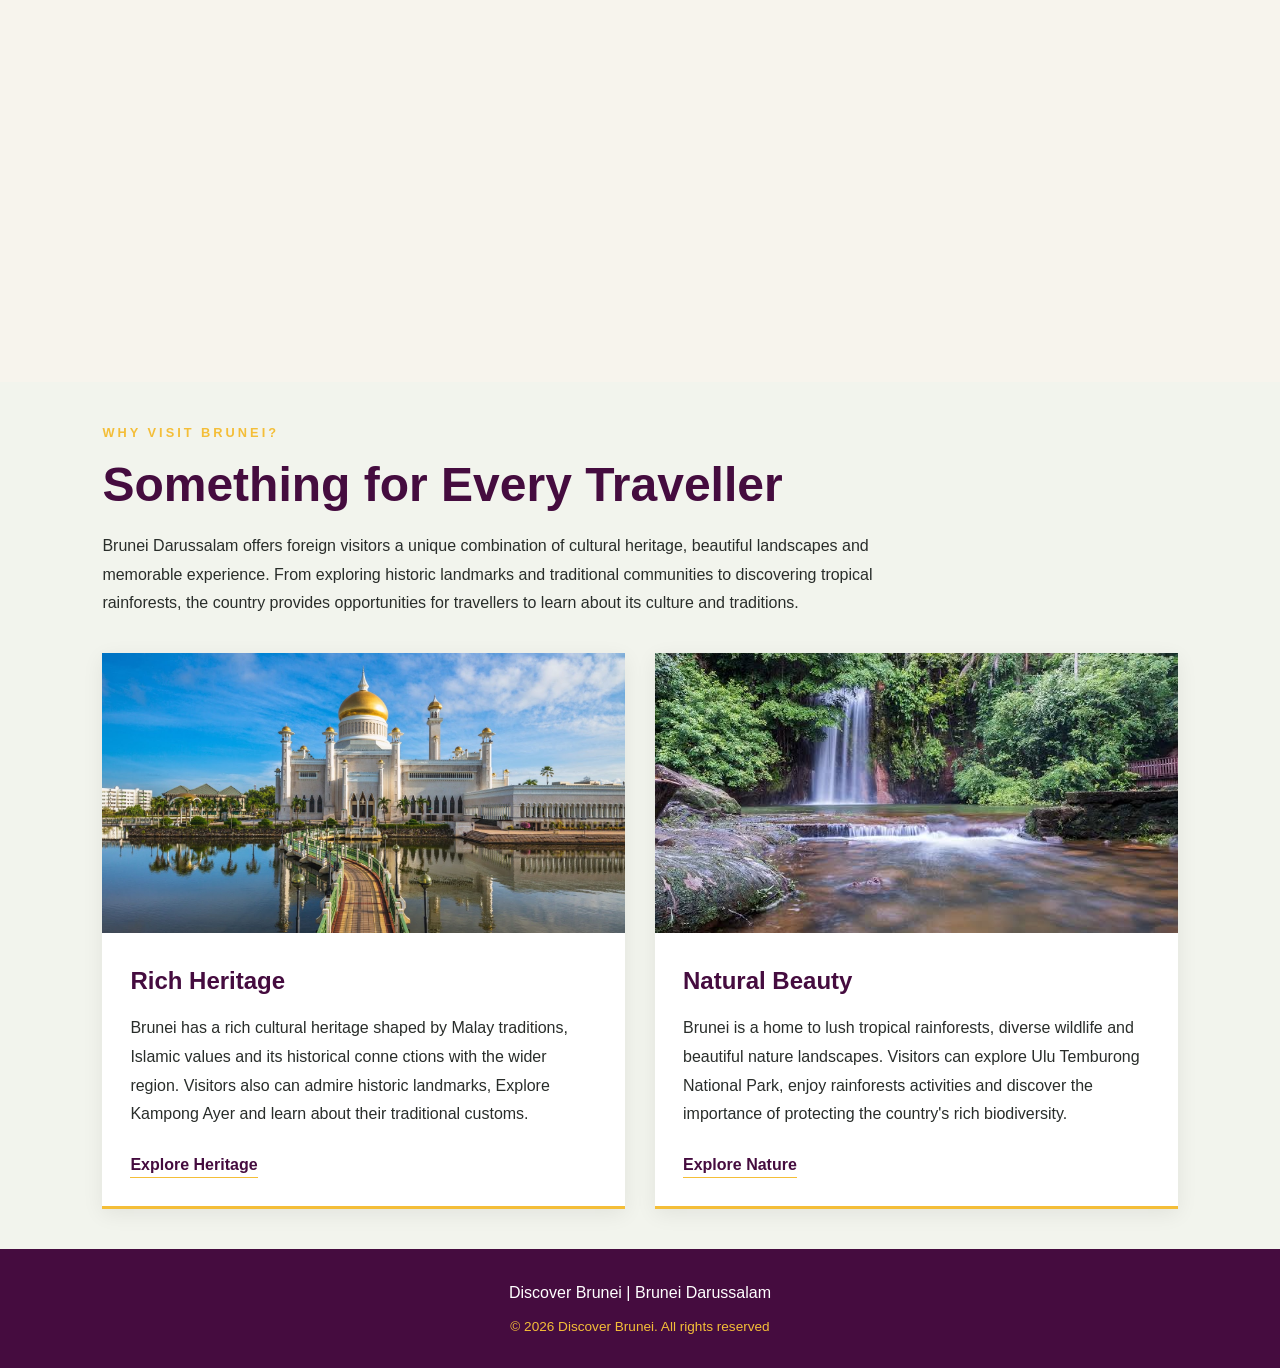
<file: discover.html>
<!DOCTYPE html>
<html lang="en">
<head>
    <meta charset="UTF-8">
     <!--Makes the website responsive on phones, laptops and tablets-->
    <meta name="viewport" content="width=device-width, initial-scale=1.0">
    <!--This sets the title displayed on the web browser-->
    <title>Discover Brunei | About Brunei</title>
     <!--An external link that Links to style.css-->
    <link rel="stylesheet" href="style.css">
</head>
<body>
    <a href="#main-content" class="skip-link">Skip to main content</a>
    <!--Website header and Navigation Bar-->
    <header>
        <a href="discover.html" class="logo">DISCOVER BRUNEI</a>
        <!--Hamburger menu wrapbox-->
      <input type="checkbox" id="menu-checkbox">
      <label for="menu-checkbox" class="menu-toggle">≣</label>
        <!--Navigation links to other website pages-->
        <!--source: W3Schools - Html Navigation-->
    <nav>
     <a href="index.html">Home</a>
    <a href="discover.html">About Brunei</a>
    <a href="attractions.html">Attractions</a>
    <a href="culture.html">Culture & Traditions</a>
    <a href="heritage.html">Our Heritage</a>
    <a href="visit.html">Plan Your Visit</a>
    <a href="contact.html">Event & Contact Information</a>
    </nav>
    </header>
    <!--The main website content-->
    <!--The main element contains the primary content of the homepage-->
    <!--Introduction To Brunei-->
    <main id="main-content">
        <section class="discover-intro">
            <div class="discover-intro-image">
               <img src="images/brunei-intro.jpg" alt="Beautiful Scenery of Brunei">
            </div>
            <div class="discover-intro-content">
                <p class="discover-eyebrow">WELCOME TO BRUNEI!</p>
                <h1>Get To Know Brunei More</h1>
                <h2>A Hidden Gem of Borneo</h2>
                <p>
                    Nestled on the Island of Borneo in the Southeast Asia, Brunei is an islamic country. 
                    <span id="moreText" style="display: none;">
                    It is also known for its rich cultural heritage, magnificent islamic architecture 
                    and its beautiful tropical rainforests.
                    </span>
                </p>
                <button id="readMoreBtn" onclick="toggleText()">Read More</button>
                
            <!--Explore the Attractions Button/Link-->
            <div class="explore-attractions-button">
                <a href="Attractions.html">Explore the Attractions</a>
            </div>
            </div>
        </section>
        <!--About Brunei-->
        <section class="section" id="about-brunei">
            <p class="eyebrow">WELCOME TO BRUNEI</p>
            <h2>Discover Brunei Darussalam</h2>
            <p>Brunei Darussalam is famously known as the Abode of Peace, 
                it is a small yet beautiful country located on the northern coast of 
            the island of Borneo in the Southeast Asia. Its capital city is Bandar Seri Begawan, 
            known for
            <span id="moreText2" style="display: none;">
             Its magnificient mosques, traditional water village, and modern landmarks. Brunei is rich in Malay Culture and Islamic traditions
            which are then reflected in its architecture, customs, festivals and ways of life.
            Beyond its cultural heritage, the country is blessed with lush tropical rainforests, diverse wildlife, peaceful rivers, 
            and prisitine natural landscapes. With its unique blend of tradition, modern development, and natural beauty. 
            Brunei offers visitors a memorable experience filled with history, culture and adventure.
            </span>
            </p>
            <button id="readMoreBtn2" onclick="toggleText2()">Read More</button>
        </section>
        <!--Location-->
        <section class="section" id="location">
            <p class="eyebrow">A TROPICAL DESTINATION AWAITS</p>
            <h2>Where is Brunei?</h2>
            <p>Brunei Darussalam is situated on the northern coasrt of Borneo, sharing the island with the 
                Malaysian states of Sabah and Sarawak and the Indonesian region of Kalimantan.
                Its capital city, Bandar Seri Begawan is located in the Brunei-Muara district. The country
                is divided into four districts: Brunei Muara, Tutong, Belait and Temburong.
            </p>
            <!--Add a map location here (Embedded google map)-->
            <div class="map-container">
                <iframe src="https://www.google.com/maps/embed?pb=!1m18!1m12!1m3!1d1018172.7272372819!2d114.06040806329457!3d4.551291417308341!2m3!1f0!2f0!3f0!3m2!1i1024!2i768!4f13.1!3m3!1m2!1s0x3218994b04b8b9d1%3A0x5dfe3580dd09dad6!2sBrunei!5e0!3m2!1sen!2sbn!4v1792725739094!5m2!1sen!2sbn" title="Brunei Darussalam Map"
                width="100%" height="400" style="border:0;" allowfullscreen loading="lazy" referrerpolicy="no-referrer-when-downgrade">
            </iframe>
            </div>
        </section>
        <!--Reasons to visit brunei-->
        <section class="section" id="reasons">
            <p class="eyebrow">WHY VISIT BRUNEI?</p>
            <h2>Something for Every Traveller</h2>
            <p>Brunei Darussalam offers foreign visitors a unique combination of cultural heritage,
                beautiful landscapes and memorable experience. From exploring historic landmarks and 
                traditional communities to discovering tropical rainforests, the country provides opportunities 
                for travellers to learn about its culture and traditions.
            </p>
            <div class="card-grid">
                <article class="card">
                <img src="images/brunei-heritage.jpg" alt="Traditional architecture in Brunei">
                <div class="card-content">
                    <h3>Rich Heritage</h3>
                    <p> Brunei has a rich cultural heritage shaped by Malay traditions, Islamic values
                        and its historical conne ctions with the wider region. Visitors also can admire historic landmarks, Explore
                        Kampong Ayer and learn about their traditional customs.
                    </p>
                    <a href="heritage.html" class="text-link">Explore Heritage</a>
                </div>
            </article>

<article class="card">
    <img src="images/brunei-nature.jpg" alt="Green Tropical rainforest in Brunei">
    <div class="card-content">
        <h3>Natural Beauty</h3>
        <p>
            Brunei is a home to lush tropical rainforests, diverse wildlife and beautiful
            nature landscapes. Visitors can explore Ulu Temburong National Park, enjoy rainforests
            activities and discover the importance of protecting the country's rich biodiversity.
        </p>
        <a href="attractions.html" class="text-link">Explore Nature</a>
    </div>
</article>
</div>
</section>
    </main>
    <!--Website footer containing the website name and copyright information-->
    <footer>
    <p>Discover Brunei | Brunei Darussalam</p>
    <p>&copy; 2026 Discover Brunei. All rights reserved</p>
    </footer>
    <!--Back to top button for easier page navigation-->
    <button id="backToTop" class="back-to-top" aria-label="Back to Top">↑</button>
      <!--Connects the external JS file for interactive features.-->
    <script src="script.js"></script>
</body>
</html>
</file>
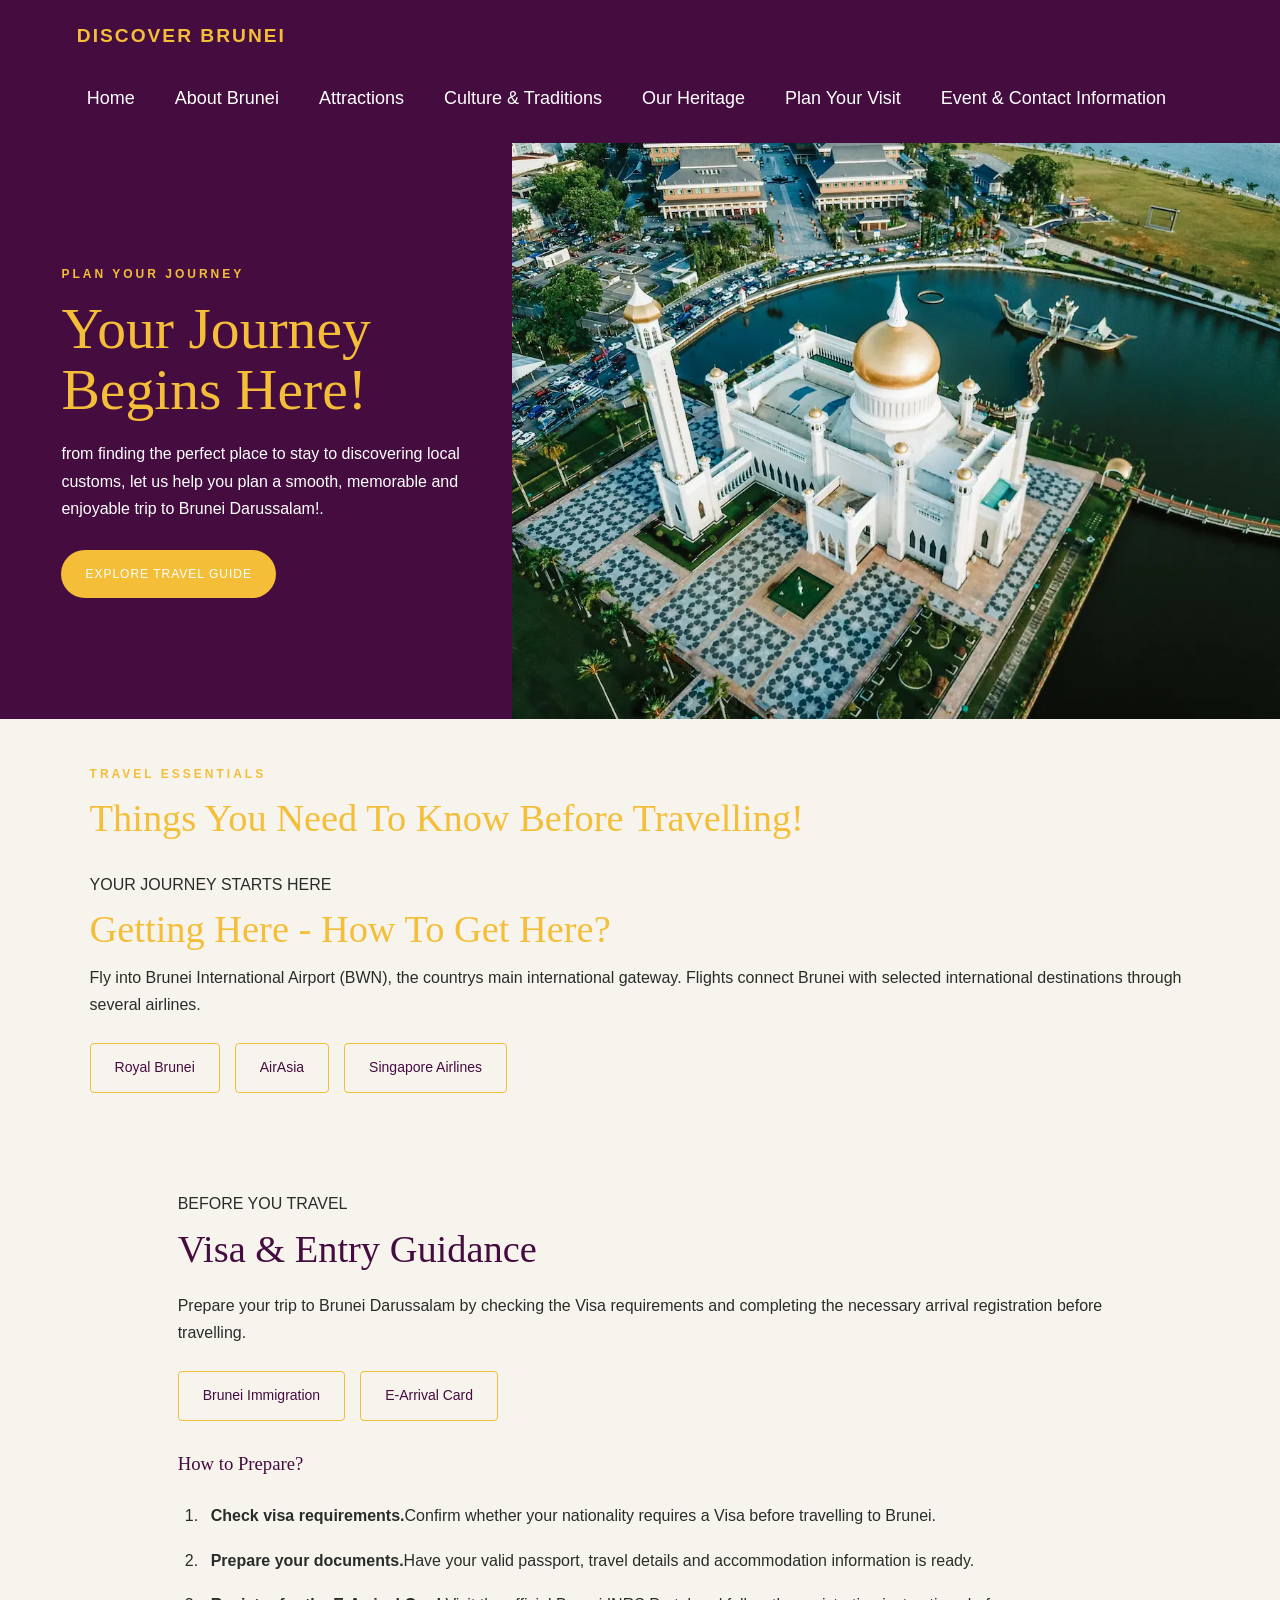
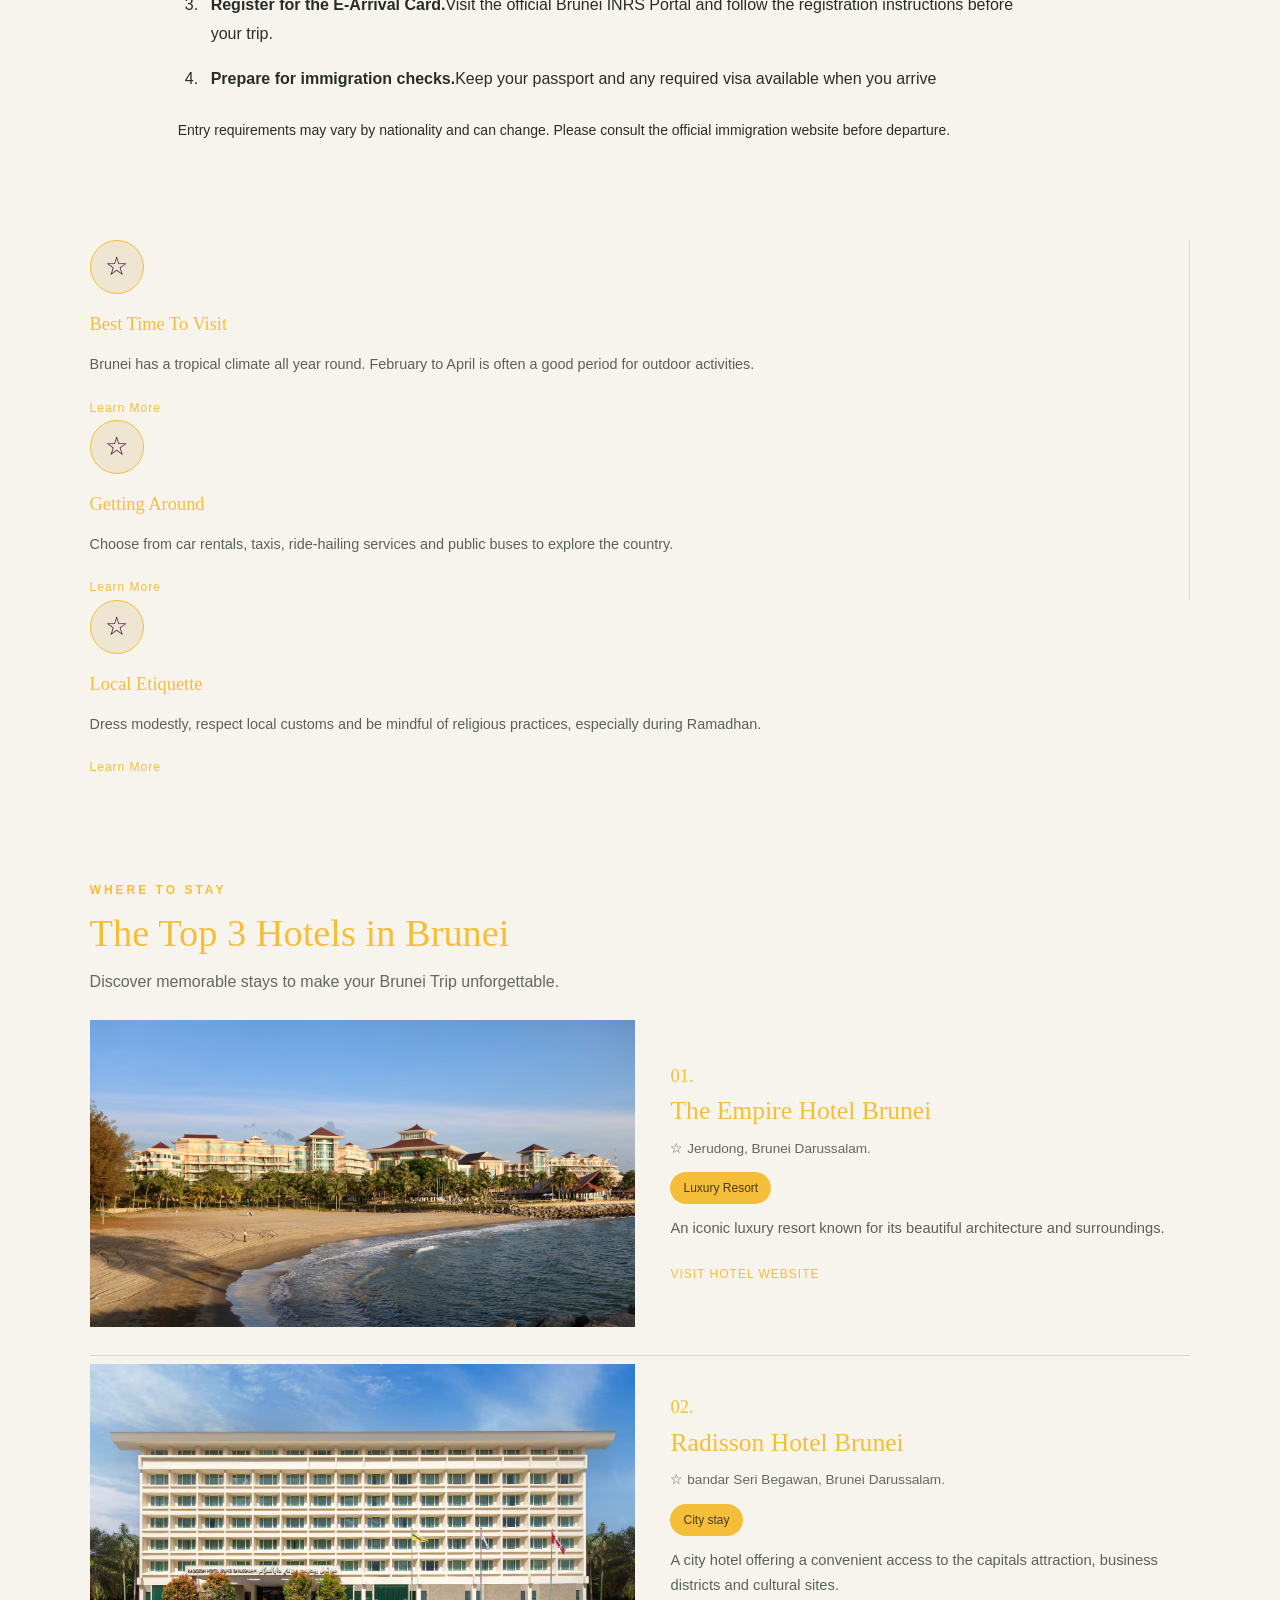
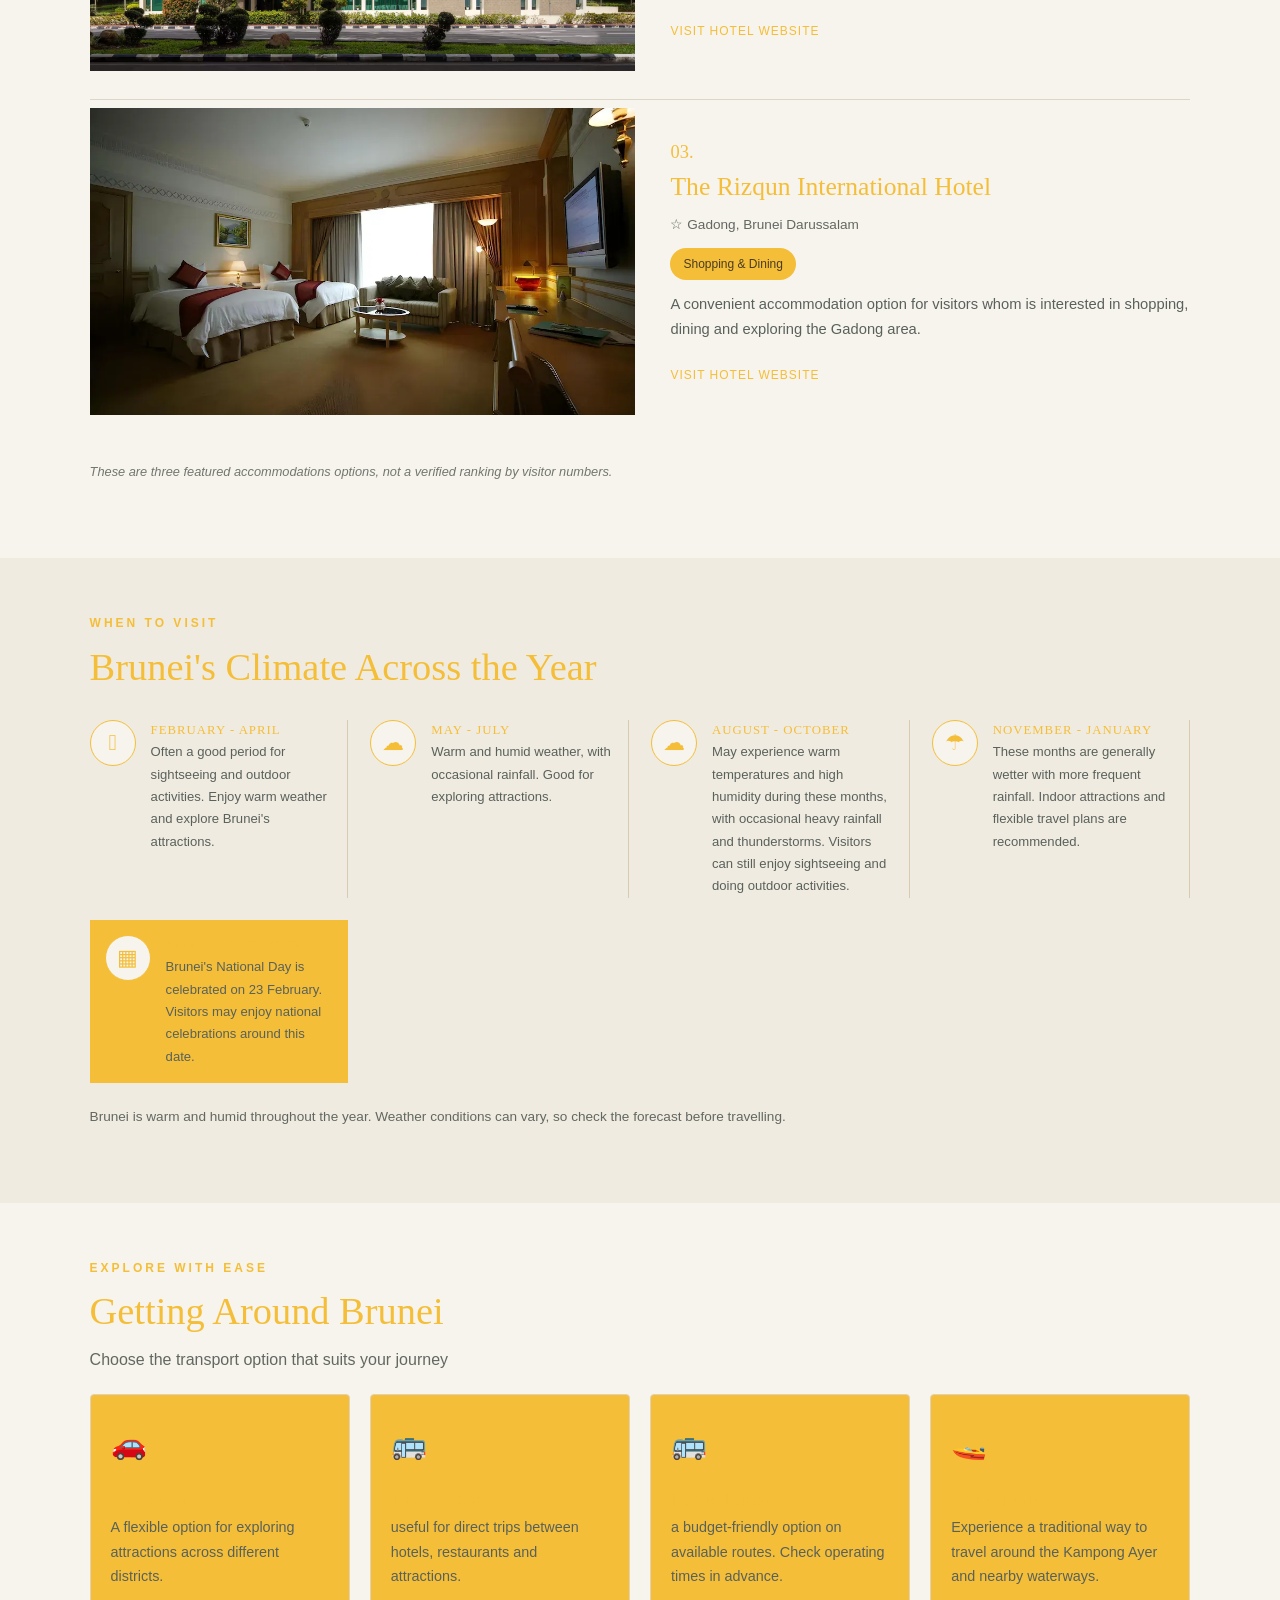
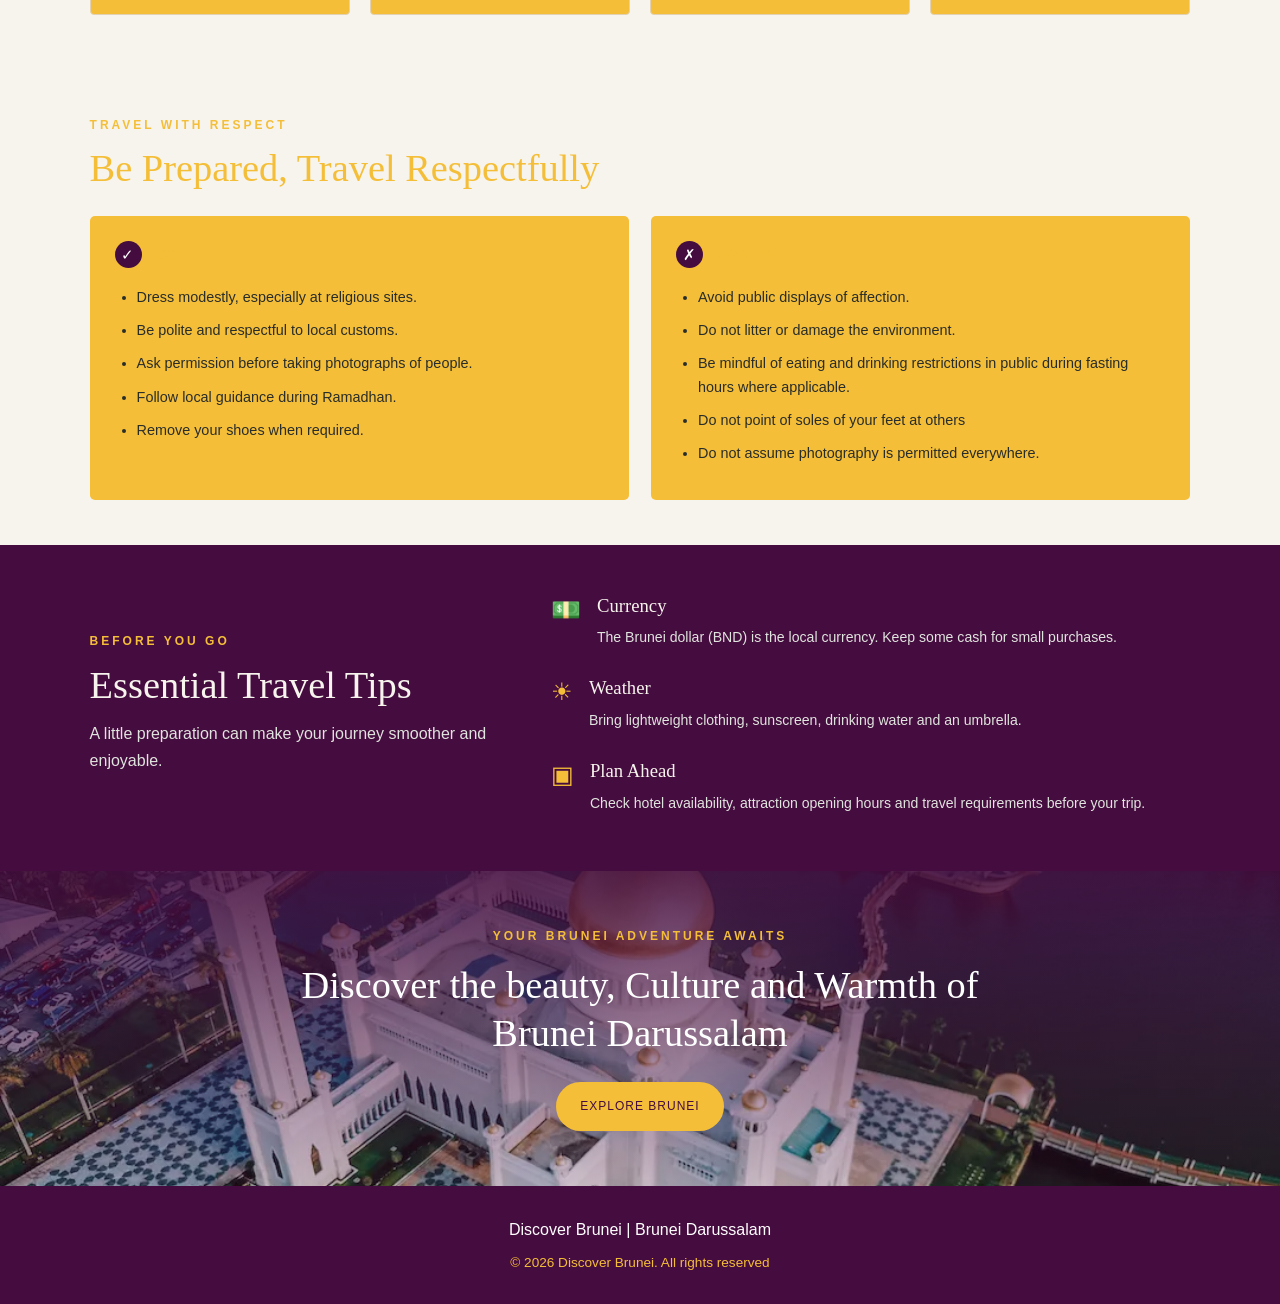
<file: visit.html>
<!DOCTYPE html>
<html lang="en">
<head>
    <meta charset="UTF-8">
    <!--Makes the website responsive on phones, laptops and tablets-->
    <meta name="viewport" content="width=device-width, initial-scale=1.0">
    <!--This sets the title displayed on the web browser-->
    <title>Plan Your Visit | Discover Bruneit</title>
    <!--An external link that Links to style.css-->
    <link rel="stylesheet" href="style.css">
</head>
<body class="visit-page">
    <a href="#main-content" class="skip-link">Skip to main content</a>
    <!--Website header and Navigation Bar-->
    <header>
        <a href="visit.html" class="logo">DISCOVER BRUNEI</a>
        <!--Hamburger menu wrapbox-->
      <input type="checkbox" id="menu-checkbox">
      <label for="menu-checkbox" class="menu-toggle">≣</label>
       <!--Navigation links to other website pages-->
    <!--source: W3Schools - Html Navigation-->
  <nav>
    <a href="index.html">Home</a>
    <a href="discover.html">About Brunei</a>
    <a href="attractions.html">Attractions</a>
    <a href="culture.html">Culture & Traditions</a>
    <a href="heritage.html">Our Heritage</a>
    <a href="visit.html">Plan Your Visit</a>
    <a href="contact.html">Event & Contact Information</a>
  </nav>
    </header>
  <!--The main website content-->
  <!--The main element contains the primary content of the homepage-->
    <main id="main-content">
<section class="visit-hero">
    <div class="visit-hero-content">
        <p class="eyebrow">PLAN YOUR JOURNEY</p>
        <h1>Your Journey Begins Here!</h1>
        <p>from finding the perfect place to stay to discovering local customs,
            let us help you plan a smooth, memorable and enjoyable trip to
            Brunei Darussalam!.
        </p>
        <a href="#travel-essentials" class="visit-button">
            <span>Explore Travel Guide</span>
        </a>
    </div>
<div class="visit-hero-image">
    <img src="images/brunei4.jpg" alt="The beautiful mosque and waterfront in Brunei">
</div>
</section>
<!---Travel Essentials-->
<section class="travel-essentials section" id="travel-essentials">
    <p class="eyebrow">TRAVEL ESSENTIALS</p>
    <h2>Things You Need To Know Before Travelling!</h2>
    <div class="essentials-grid">
    </div>
    <!--Getting Here (Brunei)-->
    <section class="visit-section" id="getting-here">
        <p class="visit-eyebrow">YOUR JOURNEY STARTS HERE</p>
        <h2>Getting Here - How To Get Here?</h2>
        <p>Fly into Brunei International Airport (BWN), the countrys main international gateway.
            Flights connect Brunei with selected international destinations through several airlines. 
        </p>
        <div class="airline-links">
            <a href="https://www.flyroyalbrunei.com/" target="_blank" rel="noopener noreferrer"> Royal Brunei</a>
            <a href="https://www.airasia.com/" target="_blank" rel="noopener noreferrer"> AirAsia </a>
            <a href="https://www.singaporeair.com/" target="_blank" rel="noopener noreferrer">Singapore Airlines</a>
        </div>
    </section>
    <br>
    <!--Visa and Entry Guidance-->
    <section class="visa-section" id="visa-entry">
    <p class="visit-eyebrow">BEFORE YOU TRAVEL</p>
    <h2>Visa &amp; Entry Guidance</h2>
    <p class="visa-intro">
        Prepare your trip to Brunei Darussalam by checking the Visa
        requirements and completing the necessary arrival registration 
        before travelling.
    </p>
    <div class="visa-links">
        <a href="https://www.immigration.gov.bn/" target="_blank" rel="noopener noreferrer">Brunei Immigration</a>
        <a href="https://www.imm.gov.bn/" target="_blank" rel="noopener noreferrer">E-Arrival Card</a>
    </div>
    <br>
    <h3>How to Prepare?</h3>
    <ol class="visa-steps">
        <li><strong>Check visa requirements.</strong>Confirm whether your nationality requires a Visa
        before travelling to Brunei.</li>
        <li><strong>Prepare your documents.</strong>Have your valid passport, travel details and accommodation information is ready.</li>
        <li><strong>Register for the E-Arrival Card.</strong>Visit the official Brunei INRS Portal and follow the registration instructions before your trip.</li>
        <li><strong>Prepare for immigration checks.</strong>Keep your passport and any required visa available when you arrive</li>
    </ol>
    <p class="visa-note">
        Entry requirements may vary by nationality and can change. Please
        consult the official immigration website before departure. 
    </p>
    </section>
    <br>
    <!--Best Time To Visit-->
    <article class="essential-item">
        <div class="essential-icon">☆</div>
        <h3>Best Time To Visit</h3>
        <p>Brunei has a tropical climate all year round. February to April is often
            a good period for outdoor activities.
        </p>
        <a href="#when-to-visit">Learn More</a>
    </article>
    <article class="essential-item">
        <div class="essential-icon">☆</div>
        <h3>Getting Around</h3>
        <p>Choose from car rentals, taxis, ride-hailing services and public buses to
            explore the country.
        </p>
        <a href="#transport">Learn More</a>
    </article>
    <article class="essential-item">
        <div class="essential-icon">☆</div>
        <h3>Local Etiquette</h3>
        <p>Dress modestly, respect local customs and be mindful of religious
            practices, especially during Ramadhan.
        </p>
        <a href="#ettiquette">Learn More</a>
    </article>
</div>
</section>

<!--Featured Hotels-->
<section class="featured-hotels section" id="accommodation">
    <p class="eyebrow">WHERE TO STAY</p>
    <h2> The Top 3 Hotels in Brunei</h2>
    <p class="section-intro">Discover memorable stays to make your Brunei
        Trip unforgettable.
    </p>
    <div class="hotel-list">
        <!--Hotel no 1 -->
        <article class="hotel-feature">
            <div class="hotel-image">
                <img src="images/empire.jpg" alt="The Empire Hotel Brunei" loading="lazy">
            </div>
            <div class="hotel-details">
                <span class="hotel-number">01.</span>
                <h3>The Empire Hotel Brunei</h3>
                <p class="hotel-location">
                    <span aria-hidden="true">☆</span>
                    Jerudong, Brunei Darussalam.
                </p>
                <span class="hotel-tag">Luxury Resort</span>
                <p>An iconic luxury resort known for its beautiful architecture and surroundings.</p>
                <a href="https://theempirebrunei.com/" target="_blank" rel="noopener noreferrer" class="hotel-link">Visit Hotel Website</a>
            </div>
        </article>
        <!--Hotel 2-->
       <article class="hotel-feature">
            <div class="hotel-image">
                <img src="images/radisson.jpg" alt="The Radisson Hotel Brunei" loading="lazy">
            </div>
            <div class="hotel-details">
                <span class="hotel-number">02.</span>
                <h3>Radisson Hotel Brunei</h3>
                <p class="hotel-location">
                    <span aria-hidden="true">☆</span>
                    bandar Seri Begawan, Brunei Darussalam.
                </p>
                <span class="hotel-tag">City stay</span>
                <p>A city hotel offering a convenient access to the capitals attraction, business districts
                    and cultural sites.
                </p>
                <a href="https://www.radissonhotels.com/" target="_blank" rel="noopener noreferrer" class="hotel-link">Visit Hotel Website</a>
            </div>
        </article>
        <!--Hotel 3-->
        <article class="hotel-feature">
            <div class="hotel-image">
                <img src="images/rizqun.jpg" alt="The Rizqun International Hotel" loading="lazy">
            </div>
            <div class="hotel-details">
                <span class="hotel-number">03.</span>
                <h3>The Rizqun International Hotel</h3>
                <p class="hotel-location">
                    <span aria-hidden="true">☆</span>
                    Gadong, Brunei Darussalam
                </p>
                <span class="hotel-tag">Shopping & Dining</span>
                <p>A convenient accommodation option for visitors whom
                    is interested in shopping, dining and exploring the Gadong area.
                </p>
                <a href="https://www.rizqun.com/" target="_blank" rel="noopener noreferrer" class="hotel-link">Visit Hotel Website</a>
            </div>
        </article>
    </div>
    <p class="hotel-note">
        These are three featured accommodations options, not a verified ranking by visitor numbers.
        </p>
</section>

<!--When to Visit Section-->
   <section class="visit-seasons section" id="when-to-visit">
  <p class="eyebrow">WHEN TO VISIT</p>
        <h2>Brunei's Climate Across the Year</h2>
        <div class="season-grid">
        <article class="season-item">
        <div class="season-icon">𖤓</div>
        <div>
         <h3>February - April</h3>
        <p> Often a good period for sightseeing and outdoor activities. Enjoy warm
         weather and explore Brunei's attractions. </p>
</div>
</article>
    <article class="season-item">
    <div class="season-icon">☁</div>
     <div>
     <h3>May - July </h3>
    <p> Warm and humid weather, with occasional rainfall. Good for exploring attractions. </p>
    </div>
    </article>
    <article class="season-item">
    <div class="season-icon">☁</div>
 <div>
  <h3>August - October</h3>
   <p> May experience warm temperatures and high humidity during these months,
    with occasional heavy rainfall and thunderstorms. Visitors can still enjoy
    sightseeing and doing outdoor activities.
   </p>
 </div>
 </article>
  <article class="season-item">
     <div class="season-icon">☂</div>
    <div>
    <h3>November - January</h3>
    <p> These months are generally wetter with more frequent rainfall. Indoor attractions
        and flexible travel plans are recommended.
    </p>
</div>
 </article>

  <article class="season-item special-season">
   <div class="season-icon">▦</div>
    <div>
    <h3>Special Occasion</h3>
    <p> Brunei's National Day is celebrated on 23 February. Visitors may enjoy
    national celebrations around this date.</p>
 </div>
 </article>
     </div>
     <p class="climate-note">
     Brunei is warm and humid throughout the year. Weather conditions can vary, so check the forecast
    before travelling. </p>
   </section>
<!--Transportation-->
<!--The main content goes here-->
<section class="transport-section section" id="transport">
    <p class="eyebrow">EXPLORE WITH EASE</p>
    <h2>Getting Around Brunei</h2>
    <p class="section-intro">
        Choose the transport option that suits your journey
    </p>
    <div class="transport-grid">
        <article class="transport-item">
            <span class="transport-icon"> 🚗 </span>
            <h3>Car Rental</h3>
            <p>A flexible option for exploring attractions across different districts.</p>
        </article>
        <article class="transport-item">
            <span class="transport-icon"> 🚌 </span>
            <h3>Taxi or Dart</h3>
            <p>useful for direct trips between hotels, restaurants and attractions.</p>
        </article>
        <article class="transport-item">
            <span class="transport-icon">🚌</span>
            <h3>Public Buses</h3>
            <p>a budget-friendly option on available routes. Check operating times in advance.</p>
        </article>
        <article class="transport-item">
            <span class="transport-icon"> 🚤 </span>
            <h3>Water Taxis</h3>
            <p>Experience a traditional way to travel around the Kampong Ayer and nearby waterways.</p>
        </article>
        
    </div>
</section>
<!--Local etiquettes-->
<section class="etiquette-section section" id="ettiquette">
    <p class="eyebrow">TRAVEL WITH RESPECT</p>
    <h2>Be Prepared, Travel Respectfully</h2>
    <div class="etiquette-layout">
        <article class="etiquette-card dos">
            <h3><span> ✓ </span> Do's</h3>
            <ul>
                <li>Dress modestly, especially at religious sites.</li>
                <li>Be polite and respectful to local customs.</li>
                <li>Ask permission before taking photographs of people.</li>
                <li>Follow local guidance during Ramadhan.</li>
                <li>Remove your shoes when required.</li>
            </ul>
        </article>
        <article class="etiquette-card donts">
            <h3><span> ✗ </span> Dont's</h3>
            <ul>
                <li>Avoid public displays of affection.</li>
                <li>Do not litter or damage the environment.</li>
                <li>Be mindful of eating and drinking restrictions in public during
                    fasting hours where applicable.
                </li>
                <li>Do not point of soles of your feet at others</li>
                <li>Do not assume photography is permitted everywhere.</li>
            </ul>
        </article>
    </div>
</section>
<!--Essential Travel Tips-->

<section class="travel-tips section" id="travel-tips">
    <div class="tips-heading">
        <p class="eyebrow">BEFORE YOU GO</p>
        <h2>Essential Travel Tips</h2>
        <p>A little preparation can make your journey smoother and enjoyable.</p>
    </div>
    <div class="tips-grid">
        <article class="tip-item">
            <span class="tip-icon">💵</span>
            <div>
    <h3>Currency</h3>
    <p> The Brunei dollar (BND) is the local currency. Keep some cash for small purchases.</p>
    </div>
    </article>

    <article class="tip-item">
    <span class="tip-icon">☀</span>
    <div>
    <h3>Weather</h3>
    <p> Bring lightweight clothing, sunscreen, drinking water and an umbrella.</p>
    </div>
    </article>

    <article class="tip-item">
    <span class="tip-icon">▣</span>
    <div>
    <h3>Plan Ahead</h3>
    <p> Check hotel availability, attraction opening hours and travel requirements
    before your trip.</p>
    </div>
     </article>

        </article>
    </div>
</section>
<!--Closing Banner-->
<section class="visit-cta">
    <div class="visit-cta-content">
        <p class="eyebrow">YOUR BRUNEI ADVENTURE AWAITS</p>
        <h2>Discover the beauty, Culture and Warmth of Brunei Darussalam</h2>
        <a href="attractions.html" class="visit-button gold-button">Explore Brunei</a>
    </div>
</section>
    </main>
   <!--Website footer containing the website name and copyright information-->
    <footer>
        <p>Discover Brunei | Brunei Darussalam</p>
        <p>&copy; 2026 Discover Brunei. All rights reserved</p>
    </footer>
    <!--Back to top button for easier page navigation-->
    <button id="backToTop" class="back-to-top" aria-label="Back to Top">↑</button>
     <!--Connects the external JS file for interactive features.-->
    <script src="script.js"></script>
</body>
</html>
</file>
<file: style.css>
/* CSS FOR THE HTMLL */

/* 1. Css Starter and colour palette */
* {
    margin: 0;
    padding: 0;
    box-sizing: border-box;
}
:root {
    --purple: #450C3F;
    --yellow: #F4BE38;
    --ivory: #F7F4ED;
   --charcoal: #292D2A;
    --white: #FFFFFF;
}
html {
    scroll-behavior: smooth;
}
body {
    font-family: Arial, sans-serif;
    background-color: var(--ivory);
    color: var(--charcoal);
    line-height: 1.7;
}
img {
    display: block;
    max-width: 100%;
}
a {
    text-decoration: none;
}
/* 2. Navigation */
header {
    background-color: var(--purple);
    color: var(--white);
    padding: 20px 6%;
    display: flex;
    justify-content: space-between;
    align-items: center;
    gap: 20px;
    flex-wrap: wrap;
    position: sticky;
    top: 0;
    z-index: 10;
}

.logo {
    color: var(--yellow);
    font-size: 1.2rem;
    font-weight: bold;
    letter-spacing: 2px;
   
}

nav {
    display: flex;
    gap: 20px;
    flex-wrap: wrap;
}

nav a {
    color: var(--white);
    font-size: 0.9rem;
    transition: color 0.3s;
}

nav a:hover {
    color: var(--yellow);
}

/* 3. Hero section */
.hero {
    min-height: 80vh;
    padding: 100px 8%;
    display: flex;
    align-items: center;
    color: var(--white);
    background-image:
        linear-gradient(
            90deg,
            rgba(69, 12, 63, 0.88),
            rgba(69, 12, 63, 0.25)
        ),
        url("images/brunei2.jpg");
    background-size: cover;
    background-position: center;
}

.hero-content {
    max-width: 650px;
}

.eyebrow {
    color: #450C3F;
    font-size: 0.8rem;
    font-weight: bold;
    letter-spacing: 3px;
    margin-bottom: 12px;
}

.hero .eyebrow {
    color: var(--yellow);
}

.hero h1 {
    font-size: clamp(2.8rem, 6vw, 5rem);
    line-height: 1.1;
    margin-bottom: 20px;
}

.hero-content p:not(.eyebrow) {
    font-size: 1.1rem;
    margin-bottom: 25px;
}

/* 4. Buttons */
.btn {
    display: inline-block;
    background-color: var(--yellow);
    color: var(--purple);
    padding: 12px 22px;
    margin: 5px 8px 5px 0;
    border: 1px solid var(--yellow);
    font-weight: bold;
    transition: 0.3s;
}

.btn:hover {
    background-color: transparent;
    color: var(--yellow);
}

.btn-outline {
    background-color: transparent;
    color: var(--white);
    border-color: var(--white);
}

.btn-outline:hover {
    background-color: var(--white);
    color: var(--purple);
}

/* 5. Homepage content sections */
.section {
    padding: 75px 8%;
}

.section h2 {
    color: var(--purple);
    font-size: clamp(2rem, 4vw, 3rem);
    line-height: 1.2;
    margin-bottom: 18px;
}

.section > p:not(.eyebrow) {
    max-width: 750px;
    margin-bottom: 20px;
}

#about {
    background-color: #EDE7DA;
}

/* 6. Image cards */
.card-grid {
    display: grid;
    grid-template-columns: repeat(2, minmax(0, 1fr));
    gap: 28px;
    margin-top: 30px;
}

.card {
    background-color: var(--white);
    overflow: hidden;
    box-shadow: 0 5px 20px rgba(0, 0, 0, 0.07);
    transition: transform 0.3s, box-shadow 0.3s;
}

.card:hover {
    transform: translateY(-5px);
    box-shadow: 0 12px 25px rgba(0, 0, 0, 0.12);
}

.card img {
    width: 100%;
    height: 270px;
    object-fit: cover;
}

.card-content {
    padding: 24px;
}

.card-content h3 {
    color: var(--purple);
    font-size: 1.5rem;
    margin-bottom: 10px;
}

.card-content p:not(.eyebrow) {
    margin-bottom: 18px;
}

.text-link {
    color: var(--purple);
    font-weight: bold;
    border-bottom: 1px solid var(--yellow);
    padding-bottom: 4px;
}

.text-link:hover {
    color: #F4BE38;
}

/* 7. Footer */
footer {
    background-color: var(--purple);
    color: var(--white);
    text-align: center;
    padding: 30px 6%;
}

footer p + p {
    color: var(--yellow);
    font-size: 0.85rem;
    margin-top: 8px;
}

/* 8. Responsive design for mobile */
@media (max-width: 768px) {
    header {
        justify-content: center;
        text-align: center;
    }

    nav {
        justify-content: center;
        gap: 12px 16px;
    }

    .hero {
        min-height: 65vh;
        padding: 70px 6%;
    }

    .section {
        padding: 50px 6%;
    }

    .card-grid {
        grid-template-columns: 1fr;
    }

    .card img {
        height: 240px;
    }
}

@media (max-width: 400px) {
    nav {
        flex-direction: column;
        gap: 8px;
    }

    .btn {
        display: block;
        text-align: center;
        margin-right: 0;
    }
}
/* About Brunei Section */
#reasons {
    background-color: #F2F4ED;
    padding: 40px 8%;
}

.discover-intro {
    display: grid;
    grid-template-columns: 1fr 1fr;
    align-items: center;
    gap: 30px;
    padding: 48px 8%;
    background-color: #F7F4ED;
}
/* Discover Introduction Image */
.discover-intro-image {
    width: 100%;
    height: 520px;
    overflow: hidden;
    border-radius: 6px;
}
.discover-intro-image img {
    width: 100%;
    height: 100%;
    display: block;
    object-fit: cover;
}
/* Introduction text */
.discover-intro-content {
    max-width: 600px;
}
.discover-eyebrow {
    color: #454545;
    font-size: 12px;
    font-weight: bold;
    letter-spacing: 3px;
    margin-bottom: 15px;

}
.discover-intro-content h1 {
    color: #F4BE38;
    font-size: clamp(32px, 4vw, 48px);
    margin-bottom: 15px;
}
.discover-intro-content h2 {
    color: #450C3F;
    font-size: clamp(21px, 2.5vw, 28px);
    margin-bottom: 25px;
}
.discover-intro-content p {
    color: #292D2A;
    font-size: 15px;
    line-height: 1.6;
    margin-bottom: 18px;
}

/* Explore Attractions Button */
.explore-attractions-button {
    display: flex;
    justify-content: center;
    padding: 0 20px 30px;
    background-color: #F7F4ED;
}
.explore-attractions-button a {
    display: inline-block;
    padding: 15px 35px;
    background-color: #450C3F;
    color: #FFFFFF;
    border: 1px solid #F4BE38;
    border-radius: 4px;
    text-decoration: none;
    font-size: 15px;
    letter-spacing: 1px;
    transition: all 0.3s ease;
}
.explore-attractions-button a:hover {
    background-color: #F4BE38;
    color: #450C3F;
}
/* Section heading */
#reasons .eyebrow {
    color: #F4BE38;
    font-size: 0.8rem;
    font-weight: bold;
    margin-bottom: 12px;
    letter-spacing: 3px;
}

reasons h2 {
    color: #450C3F;
    font-size: clamp(2rem, 4vw, 3rem);
    margin-bottom: 20px;
}

/* Introduction paragraph */
#reasons > p:not(.eyebrow) {
    max-width: 800px;
    line-height: 1.8;
    margin-bottom: 35px;
    color: #292D2A
}

/* Card Layout */
#reasons .card-grid {
    display: grid;
    grid-template-columns: repeat(2, minmax(0, 1fr));
    gap: 30px;
    margin-top: 30px;
}
/* Individual cards */

#reasons .card {
    background-color: #FFFFFF;
    border-bottom: 3px solid #F4BE38;
    overflow: hidden;
    box-shadow: 0 5px 20px rgba(0, 0, 0, 0.07);
    transition: transform 0.3s ease,
                box-shadow 0.3s ease;

}
/* Hover effect */
#reasons .card:hover {
    transform: translateY(-6px);
    box-shadow: 0 12px 25px rgba(0, 0, 0, 0.12);
}
/* Card images */
#reasons .card img {
    width: 100%;
    height: 280px;
    object-fit: cover;

}
/* Card text spacing */
#reasons .card-content {
    padding: 28px;
}
#reasons .card-content h3 {
    color: #450C3F;
    font-size: 1.5rem;
    margin-bottom: 12px;
}
#reasons .card-content p {
    color: #292D2A;
    line-height: 1.8;
    margin-bottom: 22px;
}

/* Card links */

#reasons .text-link {
    color: #450C3F;
    font-weight: bold;
    border-bottom: 1px solid #F4BE38;
    padding-bottom: 4px;
}

#reasons .text-link:hover {
    color: #F4BE38;
}

/* Responsive layout for mobile Under Discover html  */

@media (max-width: 768px) {
    #reasons {
        padding: 50px 6%;
    }
    #reasons .card-grid {
        grid-template-columns: 1fr;
        gap: 25px;
    }
    #reasons .card img {
        height: 240px;
    }
    #reasons .card-content {
        padding: 22px;
    }

}
@media (max-width: 768px) {
    .discover-intro {
        grid-template-columns: 1fr;
        gap: 30px;
        padding: 45px 6%;
    }
    .discover-intro-image {
        height: 320px;
    }
    .discover-intro-content {
        max-width: 100%;
    }
    .explore-attractions-button {
        padding-bottom: 45px;
    }
}

/* Attractions page css */
/* Page introduction */

.attractions-intro {
    background-color: #450C3F;
    color: #FFFFFF;
    padding: 100px 8% 85px;
    text-align: center;
}
.attractions-eyebrow {
    color: #F4BE38;
    font-size: 0.75rem;
    font-weight: bold;
    letter-spacing: 3px;
    line-height: 1.8;
    margin-bottom: 20px;
}
.attractions-intro h1,
.attractions-intro h2 {
    color: #F4BE38;
    font-size: clamp(2.5rem, 5vw, 4.5rem);
    line-height: 1.15;
    margin-bottom: 25px;
}
.attractions-intro-text {
    max-width: 680px;
    margin: 0 auto;
    color: #F7F4ED;
    font-size: 1rem;
    line-height: 1.9
}
/* Attraction - Header Logo */
.attractions-header .container > h1 {
color: #F4BE38 !important;
}

/* Short Intro */
.attractions-journal-intro {
    background-color: #F7F4ED;
    padding: 65px 8% 35px;
    text-align: center;
}
.attractions-journal-intro h2 {
    color: #450C3F;
    font-size: clamp(1.8rem, 3vw, 2.7rem);
    margin-bottom: 18px;
}
.attractions-journal-intro > p:last-child {
    max-width: 750px;
    margin: 0 auto;
    color: #292D2A;
    line-height: 1.9;
}
/* The Collections */
.attractions-collection {
    background-color: #F7F4ED;
    padding: 35px 8% 80px;
}
/* Each Features of ATtractions */
.attraction-feature {
    display: grid;
    grid-template-columns: 1.1fr 0.9fr;
    align-items: center;
    gap: 55px;
    margin-bottom: 85px;
}
/* Alternating the  Image and Text */
.attraction-feature.reverse {
    grid-template-columns: 0.9fr 1.1fr;
}
.attraction-feature.reverse .attraction-image {
    order: 2;
}
.attraction-feature.reverse .attraction-details {
    order: 1;
}
/* Attraction Images */
.attraction-image {
    width: 100%;
    height: 390px;
    overflow: hidden;
    background-color: #E8E2D5;
}

.attraction-image img {
    display: block;
    width: 100%;
    height: 100%;
    object-fit: cover;
    transition: transform 0.5s ease;
}
.attraction-feature:hover .attraction-image img {
    transform: scale(1.04);
}
/* Attraction Text */
.attraction-details {
    padding: 30px 0;
}
.attraction-number {
    color: #F4BE38;
    font-size: 0.75rem;
    font-weight: bold;
    letter-spacing: 2px;
    line-height: 1.8;
    margin-bottom: 18px;
    padding-left: 30px;
}
.attraction-details h2 {
    color: #450C3F;
    font-size: clamp(1.8rem, 3vw, 2.7rem);
    line-height: 1.25;
    margin-bottom: 22px;
    padding-left: 30px;
}
.attraction-details > p:not(.attraction-number):not(.attraction-location) {
    color: #292D2A;
    font-size: 0.98rem;
    line-height: 1.95;
    margin-bottom: 25px;
    padding-left: 30px;
}
.attraction-location {
    color: #450C3F;
    font-size: 0.72rem;
    font-weight: bold;
    letter-spacing: 1.5px;
    line-height: 1.8;
    margin-top: 25px;
    padding-left: 30px;
}
/*  Details Links */
.attraction-details .text-link {
    display: inline-block;
    color: #450C3F;
    font-weight: bold;
    text-decoration: none;
    border-bottom: 1px solid #F4BE38;
    padding-bottom: 6px;
    transition: color 0.3s ease;
}
.attraction-details .text-link:hover {
    color: #F4BE38;
}
/* Closing  the section */
.attractions-closing {
    background-color: #450C3F;
    color: #FFFFFF;
    text-align: center;
    padding: 75px 8%;
}
.attractions-closing h2 {
    color: #FFFFFF;
    font-size: clamp(1.8rem, 3vw, 2.8rem);
    margin-bottom: 20px;
}
.attractions-closing > p:not(.attractions-eyebrow) {
    max-width: 650px;
    margin: 0 auto 30px;
    color: #F7F4ED;
    line-height: 1.9;
}
.attractions-visit-button {
    display: inline-block;
    padding: 14px 30px;
    color: #FFFFFF;
    background-color: transparent;
    border: 1px solid #F4BE38;
    text-decoration: none;
    transition: background-color 0.3s ease,
                color 0.3s ease;
}
.attractions-visit-button:hover {
    background-color: #F4BE38;
    color: #450C3F;
}
/* Responsive for tablets and mobiles Attraction */
@media (max-width: 760px) {
    .attractions-intro {
        padding: 75px 6% 60px;
    }
    .attractions-journal-intro {
        padding: 50px 6% 25px;
    }
    .attractions-collection {
        padding: 35px 6% 50px;
    }
    .attraction-feature,
    .attraction-feature.reverse {
        grid-template-columns: 1fr;
        gap: 25px;
        margin-bottom: 60px;
    }
    .attraction-feature.reverse .attraction-image,
    .attraction-feature.reverse .attraction-details {
        order: initial;
    }
    .attraction-image {
        height: 320px;
    }
    .attraction-details {
        padding: 0;
    }
    .attractions-closing {
        padding: 60px 6%;
    }
}
@media (max-width: 480px) {
    .attraction-image {
        height: 250px;
    }
    .attraction-feature {
        margin-bottom: 45px;
    }
    .attraction-details h2 {
        font-size: 1.8rem;
    }
}

/* Heritage Page Styling */
/* Heritage Hero Banner */
.heritage-hero {
    position: relative;
    min-height: 60vh;
    padding: 100px 8%;
    display: flex;
    align-items: center;
    overflow: hidden;
    color: var(--white);
    background-color: var(--purple);
}

/* Single Hero Image */
.heritage-hero-image {
    position: absolute;
    inset: 0;
    width: 100%;
    height: 100%;
    object-fit: cover;
    object-position: center;
    z-index: 0;
}

/* Dark Overlay */
.heritage-hero::before {
    content: "";
    position: absolute;
    inset: 0;
    background: linear-gradient(
        90deg,
        rgba(69, 12, 63, 0.88),
        rgba(69, 12, 63, 0.25)
    );
    z-index: 1;
    pointer-events: none;
}

/* Hero Text */
.heritage-hero .hero-content {
    position: relative;
    z-index: 2;
    max-width: 650px;
}

.heritage-hero .eyebrow {
    color: var(--yellow);
}

.heritage-hero h1 {
    font-size: clamp(2.5rem, 6vw, 4.5rem);
    line-height: 1.1;
    margin-bottom: 20px;
}

.heritage-hero .hero-content p:not(.eyebrow) {
    font-size: 1.1rem;
    margin-bottom: 20px;
}
/* Seven puak jati section */

#puak-jati {
    background-color: var(--ivory);
    padding: 75px 8%;
}

#puak-jati h2 {
    color: var(--purple);
    font-size: clamp(2rem, 4vw, 3rem);
    line-height: 1.2;
    margin-bottom: 18px;
}

#puak-jati > p {
    max-width: 850px;
    margin-bottom: 25px;
    line-height: 1.8;
}

/* Card Grid */
#puak-jati .card-grid {
    display: grid;
    grid-template-columns: repeat(3, minmax(0, 1fr));
    gap: 28px;
    margin-top: 35px;
}

/* Individual Cards */
#puak-jati .card {
    background-color: var(--white);
    border-bottom: 4px solid var(--yellow);
    overflow: hidden;
    box-shadow: 0 5px 20px rgba(0, 0, 0, 0.07);
    transition: transform 0.3s ease, box-shadow 0.3s ease;
}

#puak-jati .card:hover {
    transform: translateY(-5px);
    box-shadow: 0 12px 25px rgba(0, 0, 0, 0.12);
}

#puak-jati .card img {
    width: 100%;
    height: 240px;
    object-fit: cover;
}

#puak-jati .card-content {
    padding: 22px;
}

#puak-jati .card-content h3 {
    color: var(--purple);
    font-size: 1.35rem;
    margin-bottom: 12px;
}

#puak-jati .card-content p {
    color: var(--charcoal);
    line-height: 1.8;
}
/* Preserving our heritage */
.heritage-message {
    background-color: #EDE7DA;
    padding: 65px 8%;
    text-align: center;
    border-top: 3px solid var(--yellow);
}

.heritage-message h2 {
    color: var(--purple);
    font-size: clamp(1.8rem, 4vw, 2.5rem);
    margin-bottom: 18px;
}

.heritage-message p {
    max-width: 800px;
    margin: 0 auto;
    line-height: 1.9;
    color: var(--charcoal);
}


/* Responsive heritage design */

@media (max-width: 900px) {

    #puak-jati .card-grid {
        grid-template-columns: repeat(2, minmax(0, 1fr));
        gap: 22px;
    }

    .heritage-hero {
        min-height: 65vh;
        padding: 75px 6%;
    }

}
@media (max-width: 600px) {

    #puak-jati {
        padding: 50px 6%;
    }

    #puak-jati .card-grid {
        grid-template-columns: 1fr;
    }

    .heritage-hero {
        min-height: 60vh;
        padding: 60px 6%;
    }

    .heritage-message {
        padding: 45px 6%;
    }
}


/* Plan Your Visit Page CSS */

.visit-page {
    background-color: #F7F4ED;
    color: #292D2A;
    font-family: Arial, sans-serif;
}
.visit-page h1,
.visit-page h2,
.visit-page h3 {
    color: #F4BE38;
    font-family: Georgia, "Times New Roman", serif;
    font-weight: normal;
}
.visit-page p {
    line-height: 1.7;
}

.visit-page .section {
    padding: 65px 7%;
}

.visit-page .eyebrow {
    color: #F4BE38;
    font-size: 0.75rem;
    font-weight: bold;
    letter-spacing: 3px;
    margin-bottom: 10px;
}

.visit-page h2 {
    font-size: clamp(1.8rem, 3vw, 2.5rem);
    margin: 8px 0 12px;
}

.visit-page .section-intro {
    color: #626861;
    margin-bottom: 30px;
}

/*Hero Section */

.visit-page .visit-hero {
    display: grid;
    grid-template-columns: 0.8fr 1.2fr;
    min-height: 440px;
    background-color: #450C3F;
}

.visit-page .visit-hero-content {
    padding: 70px 10% 70px 12%;
    align-self: center;
}

.visit-page .visit-hero h1 {
    font-size: clamp(2.7rem, 4.5vw, 4.4rem);
    line-height: 1.05;
    margin: 15px 0 20px;
}

.visit-page .visit-hero-content > p:not(.eyebrow) {
    color: #FFFFFF;
    max-width: 440px;
    margin-bottom: 28px;
}

.visit-page .visit-hero-image {
    min-height: 440px;
    overflow: hidden;
}

.visit-page .visit-hero-image img {
    display: block;
    width: 100%;
    height: 100%;
    min-height: 440px;
    object-fit: cover;
}


/* Buttons */

.visit-page .visit-button {
    display: inline-flex;
    align-items: center;
    gap: 12px;
    padding: 14px 24px;
    border-radius: 30px;
    background-color: #F4BE38;
    color: #FFFFFF;
    text-decoration: none;
    text-transform: uppercase;
    font-size: 0.75rem;
    letter-spacing: 1px;
    transition: background-color 0.3s ease;
}

.visit-page .visit-button:hover {
    background-color: #28594D;
}

/* Travel Essentials styling */

.visit-page .travel-essentials {
    padding-top: 45px;
    padding-bottom: 55px;
}

.visit-page .essentials-grid {
    display: grid;
    grid-template-columns: repeat(4, minmax(0, 1fr));
    gap: 28px;
    margin-top: 30px;
}

.visit-page .essential-item {
    padding-right: 20px;
    border-right: 1px solid #E2D7C2;
}

.visit-page .essential-item:last-child {
    border-right: none;
}

.visit-page .essential-icon {
    width: 54px;
    height: 54px;
    border-radius: 50%;
    display: grid;
    place-items: center;
    background-color: #EEE5D2;
    border: 1px solid #F4BE38;
    color: #450C3F;
    font-size: 1.6rem;
    margin-bottom: 15px;
}

.visit-page .essential-item h3 {
    font-size: 1.15rem;
    margin-bottom: 12px;
}

.visit-page .essential-item p {
    font-size: 0.9rem;
    color: #59615B;
    margin-bottom: 16px;
}

.visit-page .essential-item a {
    color: #F4BE38;
    text-decoration: none;
    font-size: 0.75rem;
    letter-spacing: 1px;
}

.visit-page .essential-item a:hover {
    text-decoration: underline;
}

/* Hotel stylings from hotel no 1 - 3 */

.visit-page .featured-hotels {
    padding-top: 45px;
    padding-bottom: 55px;
}

.visit-page .hotel-list {
    margin-top: 25px;
}

.visit-page .hotel-feature {
    display: grid;
    grid-template-columns: 1.05fr 1fr;
    align-items: center;
    gap: 35px;
    padding-bottom: 28px;
    margin-bottom: 8px;
    border-bottom: 1px solid #DDD5C6;
}

.visit-page .hotel-feature:last-child {
    border-bottom: none;
    margin-bottom: 0;
}

/* Alternating the second hotel */

.visit-page .hotel-feature.reverse .hotel-image {
    order: 2;
}

.visit-page .hotel-feature.reverse .hotel-details {
    order: 1;
}

/* Hotel images */

.visit-page .hotel-image {
    width: 100%;
    aspect-ratio: 16 / 9;
    overflow: hidden;
    background-color: #E8E1D4;
}

.visit-page .hotel-image img {
    display: block;
    width: 100%;
    height: 100%;
    object-fit: cover;
    transition: transform 0.5s ease;
}

.visit-page .hotel-image img:hover {
    transform: scale(1.04);
}

/* Hotel information */

.visit-page .hotel-details {
    padding: 12px 0;
}

.visit-page .hotel-number {
    color: #F4BE38;
    font-family: Georgia, "Times New Roman", serif;
    font-size: 1.15rem;
}

.visit-page .hotel-details h3 {
    font-size: clamp(1.4rem, 2vw, 2rem);
    line-height: 1.2;
    margin: 4px 0 10px;
}

.visit-page .hotel-location {
    color: #626861;
    font-size: 0.85rem;
    margin-bottom: 12px;
}

.visit-page .hotel-tag {
    display: inline-block;
    background-color: #F4BE38;
    color: #493B22;
    padding: 6px 13px;
    border-radius: 20px;
    font-size: 0.75rem;
    margin-bottom: 12px;
}

.visit-page .hotel-details > p:not(.hotel-location) {
    color: #59615B;
    font-size: 0.92rem;
    margin-bottom: 18px;
}

.visit-page .hotel-link {
    display: inline-block;
    color: #F4BE38;
    text-decoration: none;
    font-size: 0.75rem;
    letter-spacing: 1px;
    text-transform: uppercase;
}

.visit-page .hotel-link:hover {
    text-decoration: underline;
}

.visit-page .hotel-note {
    color: #72766F;
    font-size: 0.8rem;
    font-style: italic;
    margin-top: 18px;
}

/* Visit page */

.visit-page .visit-seasons {
    background-color: #F0EBE0;
    padding-top: 55px;
    padding-bottom: 55px;
}

.visit-page .season-grid {
    display: grid;
    grid-template-columns: repeat(4, minmax(0, 1fr));
    gap: 22px;
    margin-top: 30px;
}

.visit-page .season-item {
    display: flex;
    align-items: flex-start;
    gap: 15px;
    padding-right: 15px;
    border-right: 1px solid #D8CBB2;
}

.visit-page .season-item:last-child {
    border-right: none;
}

.visit-page .season-icon {
    flex-shrink: 0;
    display: grid;
    place-items: center;
    width: 46px;
    height: 46px;
    border: 1px solid #F4BE38;
    border-radius: 50%;
    color: #F4BE38;
    background-color: #F7F4ED;
    font-size: 1.4rem;
}

.visit-page .season-item h3 {
    font-size: 0.8rem;
    letter-spacing: 1px;
    text-transform: uppercase;
}

.visit-page .season-item p {
    color: #59615B;
    font-size: 0.82rem;
}

.visit-page .season-item.special-season {
    background-color: #F4BE38;
    padding: 15px;
    border: none;
}

.visit-page .climate-note {
    color: #626861;
    font-size: 0.85rem;
    margin-top: 22px;
}

/* Transportation */

.visit-page .transport-section {
    padding-top: 55px;
    padding-bottom: 55px;
}

.visit-page .transport-grid {
    display: grid;
    grid-template-columns: repeat(4, minmax(0, 1fr));
    gap: 20px;
}

.visit-page .transport-item {
    padding: 25px 20px;
    background-color: #F4BE38;
    border: 1px solid #e2d2b3;
    border-radius: 4px;
    transition: transform 0.3s ease, box-shadow 0.3s ease;
}

.visit-page .transport-item:hover {
    transform: translateY(-5px);
    box-shadow: 0 8px 20px rgba(0, 0, 0, 0.08);
}

.visit-page .transport-icon {
    font-size: 1.8rem;
}

.visit-page .transport-item h3 {
    margin-top: 15px;
}

.visit-page .transport-item p {
    color: #59615B;
    font-size: 0.9rem;
}

/* Local ettiquette style */

.visit-page .etiquette-section {
    padding-top: 45px;
    padding-bottom: 45px;
}

.visit-page .etiquette-layout {
    display: grid;
    grid-template-columns: 1fr 1fr;
    gap: 22px;
    margin-top: 25px;
}

.visit-page .etiquette-card {
    padding: 25px;
    border-radius: 5px;
    background-color: #F4BE38;
}

.visit-page .etiquette-card.donts {
    background-color: #F4BE38;
}

.visit-page .etiquette-card h3 {
    font-size: 0.95rem;
    letter-spacing: 1px;
    text-transform: uppercase;
    margin-bottom: 18px;
}

.visit-page .etiquette-card h3 span {
    display: inline-grid;
    place-items: center;
    width: 27px;
    height: 27px;
    border-radius: 50%;
    background-color: #450C3F;
    color: #FFFFFF;
    margin-right: 8px;
}

.visit-page .etiquette-card ul {
    padding-left: 22px;
}

.visit-page .etiquette-card li {
    margin-bottom: 10px;
    font-size: 0.9rem;
    line-height: 1.6;
}

/* Travel tips */

.visit-page .travel-tips {
    display: grid;
    grid-template-columns: 0.8fr 1.2fr;
    gap: 35px;
    align-items: center;
    padding-top: 45px;
    padding-bottom: 55px;
    background-color: #450C3F;
    color: #F7F4ED;
}

.visit-page .travel-tips h2,
.visit-page .travel-tips h3 {
    color: #F7F4ED;
}

.visit-page .travel-tips .eyebrow {
    color: #F4BE38;
}

.visit-page .tips-heading > p:last-child {
    color: #E0E4DE;
}

.visit-page .tips-grid {
    display: grid;
    gap: 22px;
}

.visit-page .tip-item {
    display: flex;
    gap: 16px;
    align-items: flex-start;
}

.visit-page .tip-icon {
    font-size: 1.5rem;
    color: #F4BE38;
}

.visit-page .tip-item h3 {
    margin-bottom: 5px;
}

.visit-page .tip-item p {
    color: #E0E4DE;
    font-size: 0.88rem;
}


/* Here goes the closing banner */

.visit-page .visit-cta {
    min-height: 260px;
    display: grid;
    place-items: center;
    text-align: center;
    padding: 55px 7%;
    background:
        linear-gradient(
            rgba(69, 12, 63, 0.88),
            rgba(69, 12, 63, 0.25)
        ),
        url("images/brunei4.jpg") center / cover no-repeat;
}

.visit-page .visit-cta-content {
    max-width: 750px;
}

.visit-page .visit-cta .eyebrow {
    color: #F4BE38;
}

.visit-page .visit-cta h2 {
    color: #FFFFFF;
    font-size: clamp(1.8rem, 3vw, 2.7rem);
    line-height: 1.25;
    margin: 15px 0 25px;
}

.visit-page .gold-button {
    background-color: #F4BE38;
    color: #450C3F;
}

.visit-page .gold-button:hover {
    background-color: #E6D2A7;
}
/* Airline Links for Getting Here */
.airline-links {
    display: flex;
    flex-wrap: wrap;
    gap: 15px;
    margin-top: 25px;
}
.airline-links a {
    display:inline-block;
    padding: 12px 24px;
    color: #450C3F;
    background-color: #F7F4ED;
    border: 1px solid #F4BE38;
    border-radius: 4px;
    text-decoration: none;
    font-size: 14px;
    font-weight: 500;
    transition: all 0.3s ease;
}
/* Hover Effect */
.airline-links a:hover {
    color: #F7F4ED;
    background-color: #450C3F;
    border-color: #450C3F;
}
/* Visa and Entry Guidance */
.visa-section {
    padding: 70px 8%;
    background-color: #F7F4ED;
    color: #292D2A;
}
.visa-section h2 {
    margin-bottom: 20px;
    color: #450C3F;
}
.visit-intro {
    max-width: 750px;
    line-height: 1.8;
}
/* Immigration and E-Arrival Website Link */
.visa-links {
    display: flex;
    flex-wrap: wrap;
    gap: 15px;
    margin-top: 25px;
}
.visa-links a {
   display: inline-block;
   padding: 12px 24px;
   color: #450C3F;
   background-color: #F7F4ED;
   border: 1px solid #F4BE38;
   border-radius: 4px;
   text-decoration: none;
   font-size: 14px;
   font-weight: 500;
   transition: all 0.3s ease;
   
}
.visa-links a:hover {
    background-color: #450C3F;
    color: #F7F4ED;
    border-color: #450C3F;
}
/* Stack Buttons on a smaller screen */
@media (max-width: 600px) {
    .visa-links {
        flex-direction: column;
        align-items: flex-start;
    }
}
.visa-section h3 {
    margin-bottom: 22px;
    color: #450C3F;
}
.visa-steps {
    max-width: 850px;
    padding-left: 25px;
    line-height: 1.8;
}
.visa-steps li {
    padding-left: 8px;
    margin-bottom: 16px;
}
.visa-note {
    max-width: 850px;
    margin-top: 25px;
    font-size: 14px;
    line-height: 1.8;
}
/* Mobile Responsive Getting Here & Visa Entry Guidance */
@media (max-wdith: 600px) {
    .airline-links {
        flex-direction: column;
        align-items: flex-start;
    }
    .airline-links a {
        width: 100%;
        box-sizing: border-box;
        text-align: center;
    }
}
@media (max-width: 600px) {
    .visa-section {
        padding: 45px 6%;
    }
    .visa-links {
        flex-direction: column;
    }
    .visa-link {
        text-align: center;
    }
}
@media (max-width: 600px) {
    .visa-links {
        flex-direction: column;
        align-items: flex-start;
    }
    .visa-links a {
        width: 100%;
        box-sizing: border-box;
        text-align: center;
    }
}

/* Footer */

.visit-page .site-footer {
    background-color: #450C3F;
    color: #F7F4ED;
    text-align: center;
    padding: 25px 7%;
}

.visit-page .site-footer p {
    font-size: 0.8rem;
    margin: 5px 0;
}

/* Responsive design for visit.html */

@media (max-width: 900px) {

    .visit-page .visit-hero {
        grid-template-columns: 1fr 1fr;
    }

    .visit-page .visit-hero-content {
        padding: 45px 8%;
    }

    .visit-page .essentials-grid,
    .visit-page .season-grid,
    .visit-page .transport-grid {
        grid-template-columns: repeat(2, minmax(0, 1fr));
    }

    .visit-page .essential-item:nth-child(2),
    .visit-page .season-item:nth-child(2) {
        border-right: none;
    }

    .visit-page .hotel-feature {
        gap: 22px;
    }

    .visit-page .travel-tips {
        grid-template-columns: 1fr;
    }
}

/* Mobile phones for visit.html */

@media (max-width: 600px) {

    .visit-page .section {
        padding: 40px 6%;
    }

    .visit-page .visit-hero {
        grid-template-columns: 1fr;
    }

    .visit-page .visit-hero-content {
        padding: 45px 7%;
    }

    .visit-page .visit-hero-image,
    .visit-page .visit-hero-image img {
        min-height: 260px;
        max-height: 320px;
    }

    .visit-page .essentials-grid,
    .visit-page .season-grid,
    .visit-page .transport-grid,
    .visit-page .etiquette-layout {
        grid-template-columns: 1fr;
    }

    .visit-page .essential-item,
    .visit-page .season-item {
        border-right: none;
        border-bottom: 1px solid #E2D7C2;
        padding: 0 0 20px;
    }

    .visit-page .hotel-feature {
        grid-template-columns: 1fr;
        gap: 15px;
    }
    .visit-page .hotel-feature.reverse .hotel-image,
    .visit-page .hotel-feature.reverse .hotel-details {
        order: initial;
    }
    .visit-page .hotel-image {
        aspect-ratio: 16 / 10;
    }
    .visit-page .hotel-details {
        padding: 0 0 15px;
    }
    .visit-page .visit-cta {
        min-height: 240px;
        padding: 40px 6%;
    }
}
/* Culture and Tradition Page */
.culture-main {
    background-color: var(--ivory);
    color: #292D2A;
}
/* Culture Hero Section */
.culture-hero {
    min-height: 520px;
    display: flex;
    align-items: center;
    padding: 80px 10%;
    background:
        linear-gradient(
            90deg,
            rgba(70, 10, 5, 0.65),
            rgba(0, 0, 0, 0.3),
            rgba(0,0,0,0.3)
        ),
        url("images/traditional-clothing.jpg");
    background-size: cover;
    background-position: center;
    color: #F7F4ED;
}
.culture-hero-content {
    max-width: 680px;
}
culture-eyebrow {
    color: #F4BE38;
    font-size: 13px;
    font-weight: bold;
    letter-spacing: 4px;
    margin-bottom: 20px;
}
.culture-hero h1 {
    font-family: Georgia, "Times New Roman", serif;
    font-size: clamp(42px, 6vw, 76px);
    line-height: 1.1;
    margin-bottom: 18px;
}
.culture-hero h2 {
    color: #F4BE38;
    font-family: Georgia, "Times New Roman", serif;
    font-size: 26px;
    font-style: italic;
    font-weight: normal;
    margin-bottom: 22px;
}
.culture-hero-content > p:not(.culture-eyebrow) {
    font-size: 16px;
    line-height: 1.9;
    max-width: 540px;
    margin-bottom: 30px;
}
/* Buttons */
.culture-button {
    display: inline-block;
    background-color: #F4BE38;
    color: #450C3F;
    text-decoration: none;
    padding: 14px 25px;
    border: 1px solid #F4BE38;
    font-size: 13px;
    font-weight: bold;
    letter-spacing: 1px;
    transition: 0.3s ease;
}
.culture-button:hover {
    background-color: transparent;
    color: #F4BE38;
}

/* Traditional Clothing Section */
.clothing-section {
    display: grid;
    grid-template-columns: 0.9fr 1.1fr;
    align-items: center;
    gap: 65px;
    padding: 100px 10%;
}
.clothing-image {
    position: relative;
}
.clothing-image::before {
    content: "";
    position: absolute;
    top: -15px;
    left: -15px;
    width: 55%;
    height: 55%;
    border-top: 3px solid #F4BE38;
    border-left: 3px solid #F4BE38;
}
.clothing-image img {
    display: block;
    position: relative;
    width: 100%;
    height: 490px;
    object-fit: cover;
    border-radius: 180px 180px 5px 5px;
}
.section-number {
    color: #F4BE38;
    font-size: 11px;
    font-weight: bold;
    letter-spacing: 2px;
    margin-bottom: 18px;
}

.clothing-content h2,
.craft-intro h2,
.festival-content h2 {
    color: #450C3F;
    font-family: Georgia, "Times New Roman", serif;
    font-size: clamp(30px, 4vw, 46px);
    line-height: 1.2;
    margin-bottom: 12px;
}
.clothing-content h3,
.craft-intro h3,
.festival-content h3 {
    color: #F4BE38;
    font-family: Georgia, "Times New Roman", serif;
    font-size: 21px;
    font-style: italic;
    font-weight: normal;
    margin-bottom: 20px;
}

.clothing-content > p:not(.section-number),
.craft-intro > p:not(.section-number),
.festival-content > p:not(.section-number) {
    font-size: 15px;
    line-height: 1.9;
    margin-bottom: 25px;
}

/* Clothing Details */
.clothing-details {
    border-top: 1px solid #F4BE38;
}
.clothing-item {
    padding: 17px 0;
    border-bottom: 1px solid #D8D2C5;
}
.clothing-item h4 {
    color: #450C3F;
    font-family: Georgia, "Times New Roman", serif;
    font-size: 18px;
    margin-bottom: 6px;
}
.clothing-item p {
    font-size: 14px;
    line-height: 1.7;
}
/* Arts & Handicrafts Section */
.craft-section {
    background-color: #450C3F;
    color: #F7F4ED;
    padding: 90px 10% 100px;
}
.craft-intro {
    max-width: 700px;
    margin-bottom: 45px;
}
craft-intro h2 {
    color: #F7F4ED;
}
.craft-intro h3 {
    color: #F4BE38;
}
.craft-intro > p:not(.section-number) {
    color: #E3E3D9;
}
.craft-section .section-number {
    color: #F4BE38;
}
.craft-grid {
    display: grid;
    grid-template-columns: repeat(3, minmax(0, 1fr));
    gap: 25px;
}
.craft-card {
    background-color: #F7F4ED;
    color: #292D2A;
    overflow: hidden;
    transition: transform 0.3s ease;
}
.craft-card:hover {
    transform: translateY(-7px);
}
.craft-card img {
    display: block;
    width: 100%;
    height: 250px;
    object-fit: cover;
}
.craft-card-content {
    padding: 25px 22px 30px;
    border-bottom: 3px solid #F4BE38;
}
.craft-card-content h3 {
    color: #450C3F;
    font-family: Georgia, "Times New Roman", serif;
    font-size: 22px;
    margin-bottom: 12px;
}
.craft-card-content p {
    font-size: 14px;
    line-height: 1.8;
}

/* Closing Banner */

.culture-closing {
    padding: 100px 10%;
    text-align: center;
    background:
        linear-gradient(
            rgba(69, 12, 63, 0.88),
            rgba(69, 12, 63, 0.25)
        ),
        url("images/basket-weaving.jpg");
    background-size: cover;
    background-position: center;
    color: #F7F4ED;
}

.closing-content {
    max-width: 750px;
    margin: 0 auto;
}

.culture-closing h2 {
    color: #F7F4ED;
    font-family: Georgia, "Times New Roman", serif;
    font-size: clamp(32px, 4vw, 48px);
    line-height: 1.25;
    margin-bottom: 20px;
}
.culture-closing p:not(.culture-eyebrow) {
    font-size: 15px;
    line-height: 1.9;
    margin-bottom: 30px;
}

/* Responsive Design */

@media (max-width: 900px) {
    .clothing-section {
        grid-template-columns: 1fr;
        gap: 40px;
        padding: 75px 7%;
    }
    .clothing-image img {
        height: 430px;
    }
    .craft-section {
        padding: 75px 7%;
    }
    .craft-grid {
        grid-template-columns: repeat(2, minmax(0, 1fr));
    }
    .culture-hero {
        padding: 70px 7%;
    }
    .culture-closing {
        padding: 75px 7%;
    }
}
@media (max-width: 600px) {
    .culture-hero {
        min-height: 470px;
        padding: 60px 6%;
    }
    .culture-hero h2 {
        font-size: 22px;
    }
    .clothing-section {
        padding: 60px 6%;
    }
    .clothing-image img {
        height: 350px;
    }
    .craft-section {
        padding: 60px 6%;
    }
    .craft-grid {
        grid-template-columns: 1fr;
    }
    .craft-card img {
        height: 260px;
    }
.culture-closing {
    padding: 65px 6%;
 }
}

/* Event and Contact Information Page */
/* General Event & Contact Styling Page */
.contact-page {
    background-color: #F7F4ED;
    color: #292D2A;
    overflow-x: hidden;
}
.contact-page * {
    box-sizing: border-box;
}
.contact-page section {
    scroll-margin-top: 100px;
}
.contact-page h1,
.contact-page h2,
.contact-page h3 {
    font-family: Georgia, "Times New Roman", serif;
    margin-top: 0;
}
.contact-page p {
    line-height: 1.6;
}
/* Contact Hero */
.contact-hero {
    background-color: #F7F4ED;
    padding: 75px 8%;
    display: grid;
    grid-template-columns: 1fr, 1fr;
    align-items: center;
    gap: 50px;
    min-height: 500px;  
}
/* Image Map */
.contact-hero-image {
    width: 100%;
    overflow: hidden;
    border-radius: 8px;
}
.contact-hero-image img {
    display: block;
    width: 100%;
    height: auto;
    max-height: 430px;
    object-fit: contain;
}
/* Hero text */
.contact-hero content {
    width: 100%;
    max-width: 600px;
    margin: 0;
    text-align: left;
}
.contact-eyebrow {
    color: #A77A16;
    letter-spacing: 3px;
    font-size: 12px;
    font-weight: bold;
    margin-bottom: 18px;
}
.contact-hero h1 {
    color: #450C3F;
    font-size: clamp(2.5rem, 5vw, 4rem);
    font-weight: normal;
    line-height: 1.2;
    margin-bottom: 25px;
}
.contact-hero-description {
    color: #292D2A;
    line-height: 1.9;
    margin-bottom: 30px;
}
/* Hero Button */
.contact-button {
    display: inline-block;
    padding: 15px 30px;
    background-color: #450C3F;
    color: #F4BE38;
    text-decoration: none;
    font-size: 12px;
    font-weight: bold;
    letter-spacing: 1.5px;
    border: 1px solid #F4BE38;
    transition: all 0.3s ease; 
}
.contact-button:hover {
    background-color: #F4BE38;
    color: #450C3F;
}

/* Festivals and celebrations section */
.festival-section {
    padding: 85px 8%;
    background-color: #F7F4ED;
}
.contact-section-heading {
    max-width: 750px;
    margin: 0 auto 40px;
    text-align: center;
}
.contact-section-heading .contact-eyebrow {
    color: #F4BE38;
}
.contact-section-heading h2 {
    color: #450C3F;
    font-size: clamp(2rem, 4vw, 2.8rem);
    font-weight: normal;
    line-height: 1.2;
    margin-bottom: 18px;
}
contact-section-heading p {
    color: #292D2A;
    line-height: 1.9;
}
/* 2027 Celebration Link card */
.calendar-link {
    max-width: 900px;
    margin: 35px auto 0;
    padding: 45px 30px;
    text-align: center;
    background-color: #FFFFFF;
    border: 1px solid #F4BE38;
    border-radius: 10px;
    box-shadow: 0 8px 25px rgba(69, 12, 63, 0.06);
    transition: all 0.3s ease;
}
.calendar-link:hover {
    transform: translateY(-5px);
    box-shadow: 0 12px 30px rgba(69, 12, 63, 0.12);
}
.calendar-link h3 {
    color: #450C3F;
    font-size: 1.7rem;
    font-weight: normal;
    margin-bottom: 15px;
}
.calendar-link p {
    color: #292D2A;
    line-height: 1.8;
    max-width: 600px;
    margin: 0 auto 20px;
}
/* Calendar Button */
.calendar-link a {
    display: inline-block;
    margin-top: 12px;
    padding: 15px 28px;
    background-color: #450C3F;
    color: #F4BE38;
    border: 1px solid #F4BE38;
    text-decoration: none;
    font-size: 12px;
    font-weight: bold;
    letter-spacing: 1.5px;
    transition: all 0.3s ease;
}
.calendar-link a:hover {
    background-color: #F4BE38;
    color: #450C3F;
}
/* Contact Information */
.contact-information-section {
    padding: 85px 8%;
    background-color: #FFFFFF;
}

.information-heading {
    max-width: 750px;
    margin: 0 auto 45px;
    text-align: center;
}
.information-heading .contact-eyebrow {
    color: #A77A16;
}
.information-heading h2 {
    color: #450C3F;
    font-size: clamp(2rem, 4vw, 2.8rem);
    font-weight: normal;
    line-height: 1.2;
    margin-bottom: 18px;
}
.information-heading p {
    color: #292D2A;
    line-height: 1.9;
}
/* Information Cards Layout */
.information-container {
    display: flex;
    align-items: center;
    justify-content: center;
    gap: 30px;
    max-width: 900px;
    margin: 0 auto;
}
/* Individual Cards */

.information-box {
   flex: 1;
   max-width: 400px;
   background-color: #F7F4ED;
   padding: 40px 28px;
   text-align: center;
   border: 1px solid #F4BE38;
   border-radius: 8px;
   box-shadow: 0 8px 20px rgba(69, 12, 63, 0.08);  
}

.information-box:hover {
    transform: translateY(-7px);
    border-color: #F4BE38;
    box-shadow: 0 10px 25px rgba(69, 12, 63, 0.08);
}
/* Icons */
.information-icon {
    width: 60px;
    height: 60px;
    display: flex;
    justify-content: center;
    align-items: center;
    margin: 0 auto 22px;
    background-color: #450C3F;
    color: #F4BE38;
    border-radius: 50%;
    font-size: 27px;
}
/* Card Text */
.information-box h3 {
    color: #450C3F;
    font-size: 1.5rem;
    font-weight: normal;
    margin-bottom: 15px;
}
.information-box p {
    color: #55514D;
    font-size: 14px;
    line-height: 1.8;
}
.information-box a {
    color: #450C3F;
    font-weight: bold;
    text-decoration: none;
    overflow-wrap: anywhere;
}
.information-box a:hover {
    color: #A77A16;
    text-decoration: underline;
}
/* Get in touch/contact form */
.get-in-touch-section {
    background-color: #F7F4ED;
    padding: 90px 8%;
    display: grid;
    grid-template-columns: 0.9fr 1.1fr;
    align-items: start;
    gap: 65px;
}

/* Introduction */

.form-introduction {
    max-width: 500px;
    padding-top: 25px;
}
.form-introduction .contact-eyebrow {
    color: #A77A16;
}
.form-introduction h2 {
    color: #450C3F;
    font-size: clamp(2rem, 4vw, 2.8rem);
    font-weight: normal;
    line-height: 1.2;
    margin-bottom: 22px;
}
.form-introduction p {
    color: #55514D;
    line-height: 1.9;
    margin-bottom: 18px;
}
/* Contact Form Card */
.contact-form-container {
    background-color: #FFFFFF;
    padding: 40px;
    border: 1px solid #E6D6B3;
    border-top: 4px solid #F4BE38;
    border-radius: 8px;
    box-shadow: 0 10px 30px rgba(69, 12, 63, 0.07);
}

.contact-form-container form {
    width: 100%;
}

.form-group {
    margin-bottom: 22px;
}

.form-group label {
    display: block;
    color: #450C3F;
    font-size: 13px;
    font-weight: bold;
    margin-bottom: 9px;
    letter-spacing: 0.5px;
}

/* Input Fields */
.form-group input,
.form-group textarea {
    width: 100%;
    padding: 15px;
    background-color: #F7F4ED;
    color: #292D2A;
    border: 1px solid #DED6C8;
    border-radius: 5px;
    font-family: Arial, sans-serif;
    font-size: 14px;
    outline: none;
    transition: all 0.3s ease;
}
.form-group input {
    height: 50px;
}

.form-group textarea {
    min-height: 150px;
    resize: vertical;
}

.form-group input:focus,
.form-group textarea:focus {
    border-color: #450C3F;
    box-shadow: 0 0 0 3px rgba(69, 12, 63, 0.08);
}

.form-group input::placeholder,
.form-group textarea::placeholder {
    color: #99918A;
}


/* Send Message Button */
.contact-submit-button {
    width: 100%;
    padding: 17px 25px;
    background-color: #450C3F;
    color: #F4BE38;
    border: 1px solid #F4BE38;
    border-radius: 5px;
    font-size: 12px;
    font-weight: bold;
    letter-spacing: 2px;
    cursor: pointer;
    transition: all 0.3s ease;
}
.contact-submit-button:hover {
    background-color: #F4BE38;
    color: #450C3F;
}

/* Footer contact html */
.contact-page footer {
    background-color: #450C3F;
    color: #F7F4ED;
    padding: 45px 8%;
    text-align: center;
    border-top: 3px solid #F4BE38;
}
.footer-content {
    max-width: 800px;
    margin: 0 auto;
}
.footer-content h2 {
    color: #F4BE38;
    font-size: 1.8rem;
    font-weight: normal;
    margin-bottom: 15px;
}
.footer-content p {
    color: #E8DCE5;
    font-size: 13px;
    line-height: 1.8;
}
/* Responsive for tablets and mobile */
@media screen and (max-width: 900px) {
    .contact-hero {
        gap: 30px;
        padding: 60px 6%;
    }
    .information-container {
        grid-template-columns: repeat(2, 1fr);
    }
    .get-in-touch-section {
        gap: 35px;
        padding: 70px 6%;
    }

}
@media screen and (max-width: 650px) {
    /* Hero */
    .contact-hero {
        grid-template-columns: 1fr;
        padding: 45px 6%;
        gap: 30px;
        min-height: auto;
    }
    .contact-hero-image {
        max-width: 500px;
        margin: 0 auto;
    }
    .contact-hero-content {
        max-width: 100%;
    }
    .contact-hero h1 {
        font-size: 2.4rem;
    }

    /* TikTok */
    .tiktok-video-section {
        padding: 60px 6%;
    }
    .tiktok-video {
        padding: 8px;
    }
    .tiktok-video iframe {
        height: 500px;
    }
    /* Festivals */
    .festival-section {
        padding: 60px 6%;
    }
    .calendar-link {
        padding: 30px 20px;
    }
 /* Contact Information */
    .contact-information-section {
        padding: 60px 6%;
    }
    .information-container {
        flex-direction: column;
        align-items: center;
    }
    .information-box {
        width: 100%;
    }
    /* Contact Form */

    .get-in-touch-section {
        grid-template-columns: 1fr;
        padding: 60px 6%;
        gap: 30px;
    }
    .form-introduction {
        padding-top: 0;
    }
    .contact-form-container {
        padding: 25px 20px;
    } 
    /* Footer */
    .contact-page footer {
        padding: 35px 6%;
    }

}
/* Search Bar for attraction page Javascript 1 */
.attraction-search {
    text-align: center;
    padding: 45px 8%;
    background-color: #450C3F;
}
.attraction-search h2 {
    color: #F4BE38;
    font-family: Georgia, serif;
    margin-bottom: 12px;
}
.attraction-search p {
    color: #F4BE38;
    margin-bottom: 20px;
}
#attractionSearch {
    width: 100%;
    max-width: 550px;
    padding: 15px 20px;
    border: 1px solid #F4BE38;
    border-radius: 30px;
    background-color: #FFFFFF;
    color: #292D2A;
    font-size: 15px;
    outline: none;
    transition: 0.3s ease;
}
#attractionSearch:focus {
    border-color: #450C3F;
    box-shadow: 0 0 8px rgba(69, 12, 63, 0.15);
}
#attractionSearch::placeholder {
    color: #888888;
}

/* Back to Top button style fo javascript 2 */
.back-to-top {
    position: fixed;
    bottom: 30px;
    right: 30px;
    width: 50px;
    height: 50px;
    border: none;
    border-radius: 50%;
    background-color: #F4BE38;
    color: #450C3F;
    font-size: 26px;
    font-weight: bold;
    cursor: pointer;
    display: none;
    z-index: 9999;
    box-shadow: 0 4px 12px rgba(0, 0, 0, 0.25);
    transition: 0.3s ease;
}
.back-to-top:hover {
    background-color: #450C3F;
    color: #F4BE38;
    transform: translateY(-5px);
}
/* JavaScript 3 */
/* Style BOTH Read More buttons */
#readMoreBtn, 
#readMoreBtn2 {
    background-color: transparent;
    color: var(--yellow);
    border: 2px solid var(--yellow);
    padding: 8px 16px;
    font-size: 14px;
    font-weight: bold;
    border-radius: 4px;
    cursor: pointer;
    margin-bottom: 20px;
    margin-top: 10px;
}
/* Hover effect for BOTH buttons */
#readMoreBtn:hover, 
#readMoreBtn2:hover {
    background-color: var(--yellow);
    color: var(--purple);
}

/* DESKTOP  AND MOBILE STYLES HAMBURGER CSS  */
.menu-toggle {
    display: none; /* Hide hamburger on desktop */
}
/* Hide the actual checkbox completely */
#menu-checkbox {
    display: none; 
}
/* Show nav normally on desktop */
header nav {
    display: flex;
    gap: 20px;
}
@media screen and (max-width: 768px) {

    /* Make the header a flex container */
    header {
        display: flex;
        justify-content: space-between;
        align-items: center;
        position: sticky;
        top: 0;
        z-index: 1000;
        background-color: var(--purple);
        padding: 10px 20px;
        flex-wrap: nowrap;
    }

    /* Show the hamburger button on mobile */
    .menu-toggle {
        display: block;
        color: var(--yellow);
        border: 2px solid var(--yellow);
        border-radius: 6px;
        padding: 6px 12px;
        font-size: 26px;
        cursor: pointer;
        width: max-content;
    }

    /* Optional: Yellow hover effect */
    .menu-toggle:hover {
        background-color: var(--yellow);
        color: var(--purple);
    }

    /* Hide the nav by default on mobile */
    header nav {
        display: none; 
        position: absolute;
        top: 100%;
        left: 0;
        width: 100%;
        background-color: var(--purple);
        flex-direction: column;
        align-items: center;
        gap: 15px;
        padding: 20px 0;
        box-sizing: border-box;
    }
}
#menu-checkbox:checked ~ nav {
    display: flex;
}
header nav a {
    color: var(--white);
    text-decoration: none;
    padding: 10px;
    font-size: 18px;
}
/* Skip to Main Content for accessibility */
.skip-link {
    position: absolute;
    top: -100px;
    left: 0;
    background-color: #450C3F;
    color: #FFFFFF;
    padding: 18px 20px;
    z-index: 9999;
    text-decoration: none;
    font-weight: bold;
    transition: top 0.3s ease;
}
.skip-link:focus {
    top: 0;
}
</file>
